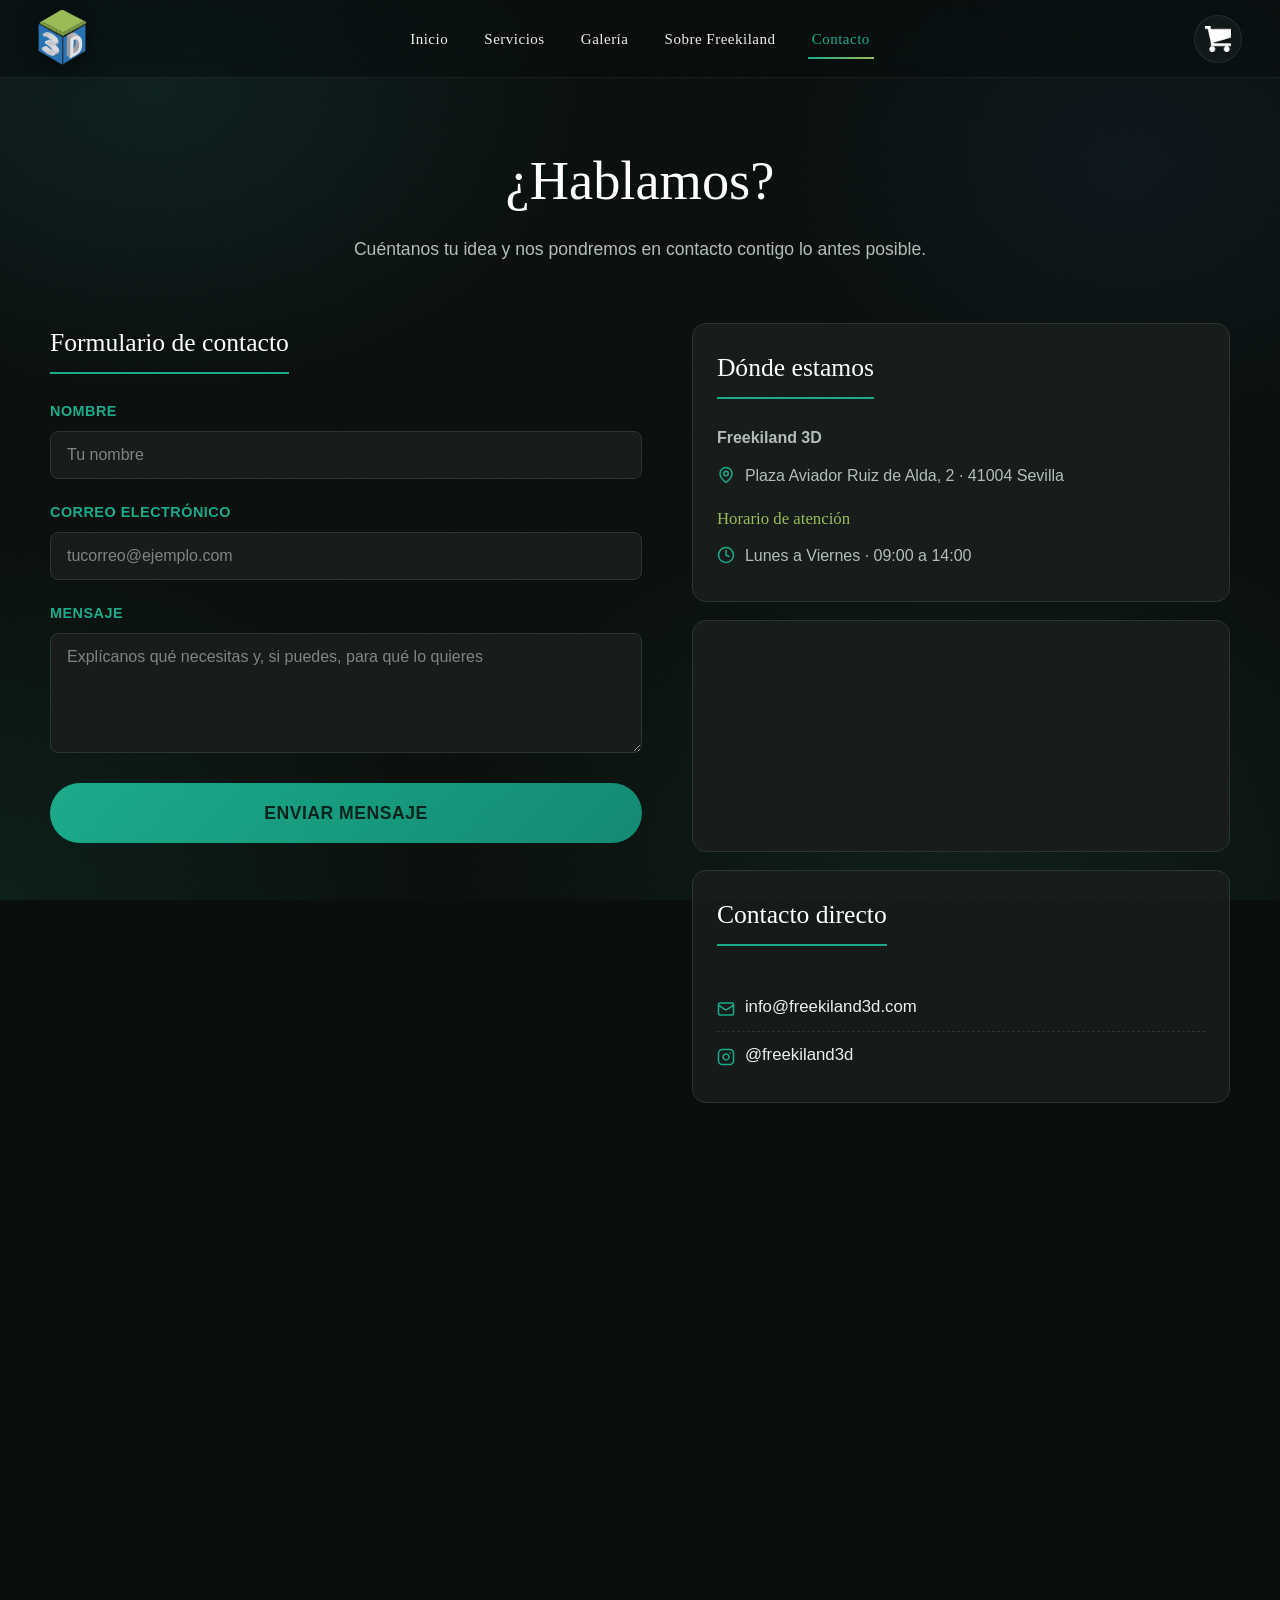
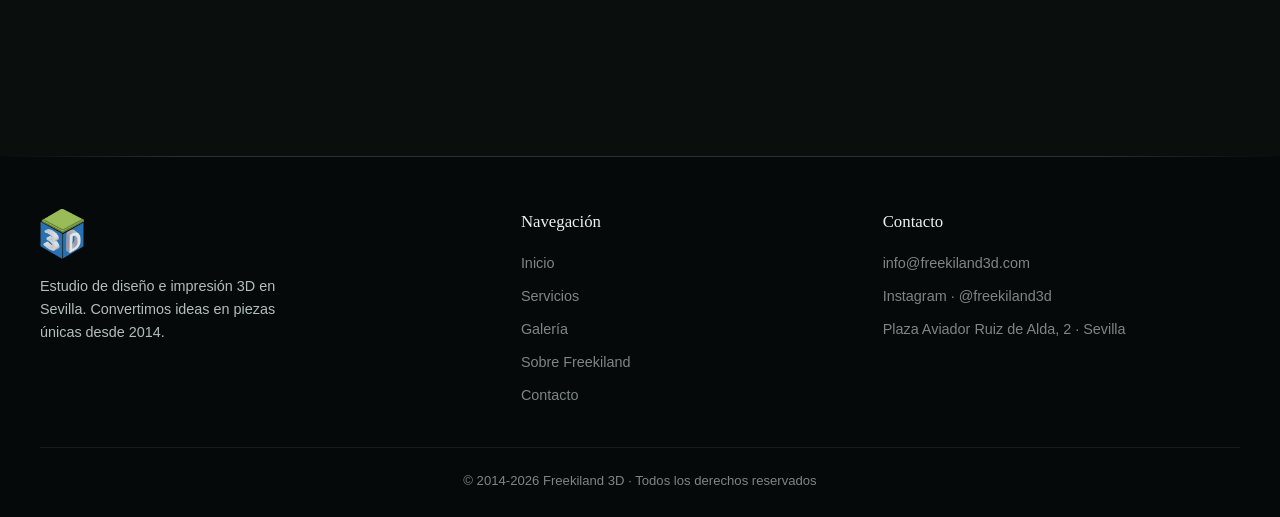
<file: contacto.html>
<!DOCTYPE html>
<html lang="es">
<head>
  <meta charset="UTF-8" />
  <meta http-equiv="Content-Security-Policy" content="default-src 'self'; script-src 'self'; style-src 'self' https://fonts.googleapis.com; font-src https://fonts.gstatic.com; img-src 'self' https: data:; frame-src https://www.google.com; connect-src 'self' https://api.web3forms.com; base-uri 'self'; form-action 'self'" />
  <meta http-equiv="X-Frame-Options" content="SAMEORIGIN" />
  <meta name="referrer" content="strict-origin-when-cross-origin" />
  <meta name="viewport" content="width=device-width, initial-scale=1.0" />
  <script src="vendor/js-detect.js"></script>
  <meta name="description" content="Contacta con Freekiland 3D · Estudio de impresión 3D en Sevilla." />
  <meta name="theme-color" content="#0a0f0d" />
  <!-- Al publicar, sustituye freekiland3d.com por tu dominio real -->
  <link rel="canonical" href="https://freekiland3d.com/contacto.html" />
  <!-- Open Graph -->
  <meta property="og:type" content="website" />
  <meta property="og:locale" content="es_ES" />
  <meta property="og:site_name" content="Freekiland 3D" />
  <meta property="og:url" content="https://freekiland3d.com/contacto.html" />
  <meta property="og:title" content="Contacto · Freekiland 3D" />
  <meta property="og:description" content="Cuéntanos tu idea: formulario, email, Instagram o visítanos en Sevilla." />
  <meta property="og:image" content="https://freekiland3d.com/imagenes/logo.png" />
  <meta name="twitter:card" content="summary_large_image" />
  <meta name="twitter:title" content="Contacto · Freekiland 3D" />
  <meta name="twitter:description" content="Cuéntanos tu idea: formulario, email, Instagram o visítanos en Sevilla." />
  <meta name="twitter:image" content="https://freekiland3d.com/imagenes/logo.png" />
  <title>Contacto · Freekiland 3D</title>
  <script type="application/ld+json">
  {
    "@context": "https://schema.org",
    "@type": "ContactPage",
    "name": "Contacto · Freekiland 3D",
    "url": "https://freekiland3d.com/contacto.html",
    "breadcrumb": {
      "@type": "BreadcrumbList",
      "itemListElement": [
        { "@type": "ListItem", "position": 1, "name": "Inicio", "item": "https://freekiland3d.com/index.html" },
        { "@type": "ListItem", "position": 2, "name": "Contacto", "item": "https://freekiland3d.com/contacto.html" }
      ]
    },
    "mainEntity": {
      "@type": "Store",
      "@id": "https://freekiland3d.com/#store",
      "name": "Freekiland 3D",
      "url": "https://freekiland3d.com/",
      "email": "info@freekiland3d.com",
      "image": "https://freekiland3d.com/imagenes/logo.png",
      "priceRange": "€€",
      "address": {
        "@type": "PostalAddress",
        "streetAddress": "Plaza Aviador Ruiz de Alda, 2",
        "addressLocality": "Sevilla",
        "postalCode": "41004",
        "addressCountry": "ES"
      },
      "openingHoursSpecification": [{
        "@type": "OpeningHoursSpecification",
        "dayOfWeek": ["Monday", "Tuesday", "Wednesday", "Thursday", "Friday"],
        "opens": "09:00",
        "closes": "14:00"
      }],
      "sameAs": ["https://instagram.com/freekiland3d"]
    }
  }
  </script>
  <link rel="icon" href="imagenes/logo.png" type="image/png" />
  <link rel="preconnect" href="https://fonts.googleapis.com" />
  <link rel="preconnect" href="https://fonts.gstatic.com" crossorigin />
  <link href="https://fonts.googleapis.com/css2?family=Vidaloka&family=Inter:wght@400;500;600;700;800&display=swap" rel="stylesheet" />
  <link rel="stylesheet" href="estilos.css" />
</head>
<body>
  <header class="header">
    <div class="seccion-logo">
      <img src="imagenes/logo.png" alt="Logo de Freekiland 3D" class="logo-img" />
    </div>

    <nav class="seccion-nav" id="menu-principal" aria-label="Menú principal">
      <a href="index.html">Inicio</a>
      <a href="servicios.html">Servicios</a>
      <a href="galeria.html">Galería</a>
      <a href="sobre-freekiland.html">Sobre Freekiland</a>
      <a href="contacto.html">Contacto</a>
    </nav>

    <div class="seccion-contacto">
      <button type="button" id="enlace-carrito" class="enlace-carrito" aria-label="Abrir carrito">
        <img src="imagenes/carrito.png" alt="" class="carrito-img" />
        <span id="contador-carrito" class="badge" aria-live="polite">0</span>
      </button>
      <button type="button" class="nav-toggle" aria-label="Abrir menú" aria-expanded="false" aria-controls="menu-principal">
        <span></span><span></span><span></span>
      </button>
    </div>
  </header>

  <div data-barba="wrapper">
  <main data-barba="container" data-barba-namespace="contacto">
    <section class="contacto-section" id="contacto">
      <div class="contenedor-contacto">

        <div class="contacto-header reveal">
          <h1 class="vidaloka-regular">¿Hablamos?</h1>
          <p class="subtitulo">Cuéntanos tu idea y nos pondremos en contacto contigo lo antes posible.</p>
        </div>

        <div class="grid-principal">
          <div class="columna-formulario reveal">
            <h3 class="vidaloka-regular">Formulario de contacto</h3>
            <form action="#" method="POST" data-fk-contacto novalidate>
              <div class="grupo-input">
                <label for="nombre">Nombre</label>
                <input type="text" id="nombre" name="nombre" placeholder="Tu nombre" autocomplete="name" required />
              </div>

              <div class="grupo-input">
                <label for="email">Correo electrónico</label>
                <input type="email" id="email" name="email" placeholder="tucorreo@ejemplo.com" autocomplete="email" required />
              </div>

              <div class="grupo-input">
                <label for="mensaje">Mensaje</label>
                <textarea id="mensaje" name="mensaje" rows="5" placeholder="Explícanos qué necesitas y, si puedes, para qué lo quieres" required></textarea>
              </div>

              <button type="submit" class="btn-contacto">Enviar mensaje</button>
            </form>
          </div>

          <div class="columna-info reveal delay-1">
            <div class="info-bloque">
              <h3 class="vidaloka-regular">Dónde estamos</h3>
              <p class="nombre-empresa">Freekiland 3D</p>
              <p class="info-linea">
                <svg class="icono-inline" viewBox="0 0 24 24" fill="none" stroke="currentColor" stroke-width="2" stroke-linecap="round" stroke-linejoin="round" aria-hidden="true"><path d="M20 10c0 6-8 12-8 12s-8-6-8-12a8 8 0 0 1 16 0Z"/><circle cx="12" cy="10" r="3"/></svg>
                Plaza Aviador Ruiz de Alda, 2 · 41004 Sevilla
              </p>

              <h4 class="vidaloka-regular">Horario de atención</h4>
              <p class="info-linea">
                <svg class="icono-inline" viewBox="0 0 24 24" fill="none" stroke="currentColor" stroke-width="2" stroke-linecap="round" stroke-linejoin="round" aria-hidden="true"><circle cx="12" cy="12" r="10"/><polyline points="12 6 12 12 16 14"/></svg>
                Lunes a Viernes · 09:00 a 14:00
              </p>
            </div>

            <div class="mapa-wrapper">
              <iframe
                src="https://www.google.com/maps?q=Plaza+Aviador+Ruiz+de+Alda,+2,+41004+Sevilla&output=embed"
                title="Ubicación de Freekiland 3D"
                allowfullscreen
                loading="lazy"
                referrerpolicy="no-referrer-when-downgrade"
                sandbox="allow-scripts allow-same-origin allow-popups"></iframe>
            </div>

            <div class="contacto-directo">
              <h3 class="vidaloka-regular">Contacto directo</h3>
              <ul>
                <li>
                  <svg class="icono-inline" viewBox="0 0 24 24" fill="none" stroke="currentColor" stroke-width="2" stroke-linecap="round" stroke-linejoin="round" aria-hidden="true"><rect width="20" height="16" x="2" y="4" rx="2"/><path d="m22 7-8.97 5.7a1.94 1.94 0 0 1-2.06 0L2 7"/></svg>
                  <a href="mailto:info@freekiland3d.com">info@freekiland3d.com</a>
                </li>
                <li>
                  <svg class="icono-inline" viewBox="0 0 24 24" fill="none" stroke="currentColor" stroke-width="2" stroke-linecap="round" stroke-linejoin="round" aria-hidden="true"><rect width="20" height="20" x="2" y="2" rx="5" ry="5"/><path d="M16 11.37A4 4 0 1 1 12.63 8 4 4 0 0 1 16 11.37z"/><line x1="17.5" x2="17.51" y1="6.5" y2="6.5"/></svg>
                  <a href="https://instagram.com/freekiland3d" target="_blank" rel="noopener noreferrer">@freekiland3d</a>
                </li>
              </ul>
            </div>
          </div>
        </div>

        <div class="como-trabajamos reveal">
          <h3 class="vidaloka-regular titulo-trabajo">Cómo trabajamos</h3>
          <div class="pasos-grid">
            <div class="paso">
              <div class="numero">1</div>
              <h4>Nos escribes o nos visitas</h4>
            </div>
            <div class="paso">
              <div class="numero">2</div>
              <h4>Te asesoramos</h4>
            </div>
            <div class="paso">
              <div class="numero">3</div>
              <h4>Presupuesto claro</h4>
            </div>
            <div class="paso">
              <div class="numero">4</div>
              <h4>Comenzamos tu proyecto</h4>
            </div>
          </div>
        </div>

        <div class="footer-mensaje reveal">
          <p>Puedes visitarnos en tienda o escribirnos sin compromiso.</p>
          <p class="resaltado">Estamos encantados de ayudarte a imprimir tus ideas.</p>
        </div>

      </div>
    </section>
  </main>
  </div>

  <footer class="footer">
    <div class="footer-grid">
      <div class="footer-marca">
        <img src="imagenes/logo.png" alt="" class="footer-logo" loading="lazy" />
        <p class="footer-tagline">Estudio de diseño e impresión 3D en Sevilla. Convertimos ideas en piezas únicas desde 2014.</p>
      </div>
      <nav class="footer-nav" aria-label="Enlaces del pie de página">
        <p class="footer-titulo">Navegación</p>
        <div class="footer-nav-links">
          <a href="index.html">Inicio</a>
          <a href="servicios.html">Servicios</a>
          <a href="galeria.html">Galería</a>
          <a href="sobre-freekiland.html">Sobre Freekiland</a>
          <a href="contacto.html">Contacto</a>
        </div>
      </nav>
      <div>
        <p class="footer-titulo">Contacto</p>
        <div class="footer-contacto">
          <a href="mailto:info@freekiland3d.com">info@freekiland3d.com</a>
          <a href="https://instagram.com/freekiland3d" target="_blank" rel="noopener noreferrer">Instagram · @freekiland3d</a>
          <span>Plaza Aviador Ruiz de Alda, 2 · Sevilla</span>
        </div>
      </div>
    </div>
    <p class="footer-copy">© 2014-2026 Freekiland 3D · Todos los derechos reservados</p>
  </footer>

  <!-- El modal del carrito lo inyecta carrito-app.js (evita duplicarlo en cada página) -->
  <!-- Barba.js local: transiciones SPA con fundido entre páginas (degrada a navegación normal si falla) -->
  <script src="vendor/barba.umd.js" defer></script>
  <script src="carrito-app.js" defer></script>
</body>
</html>
</file>
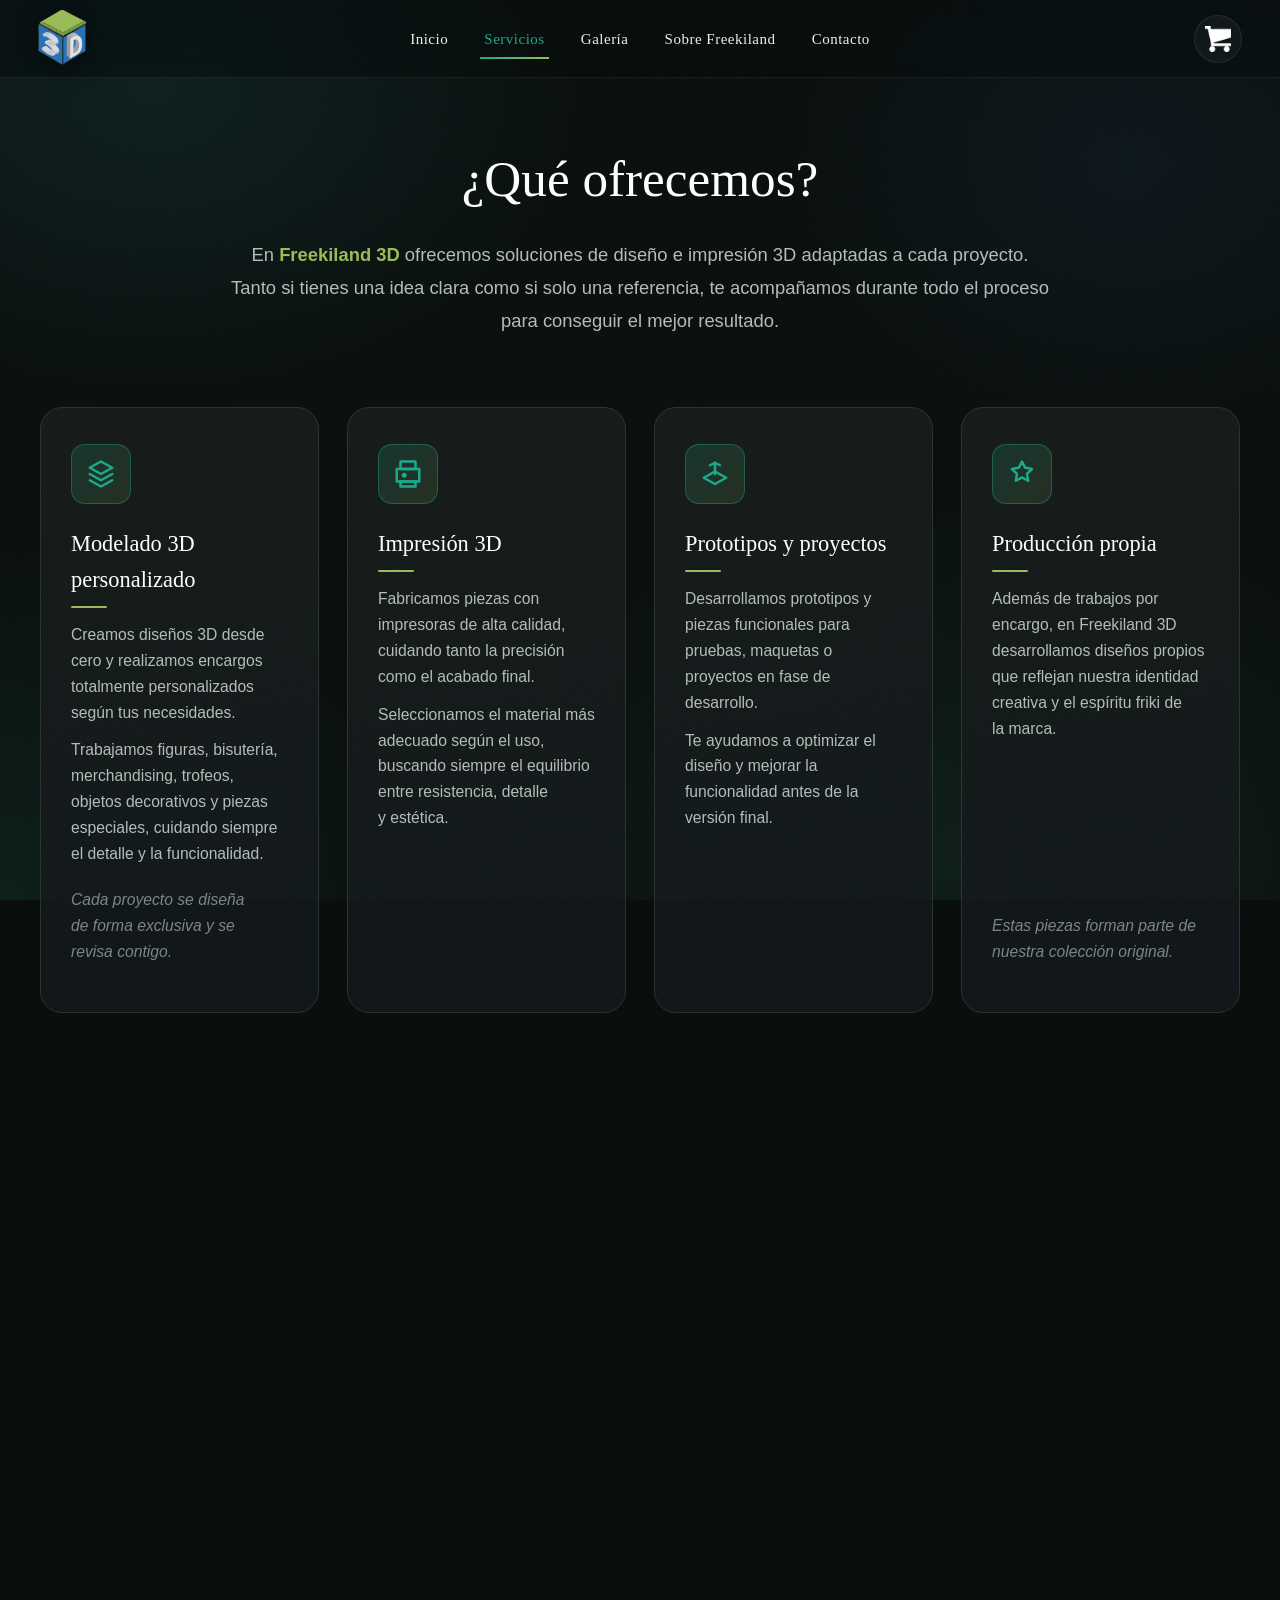
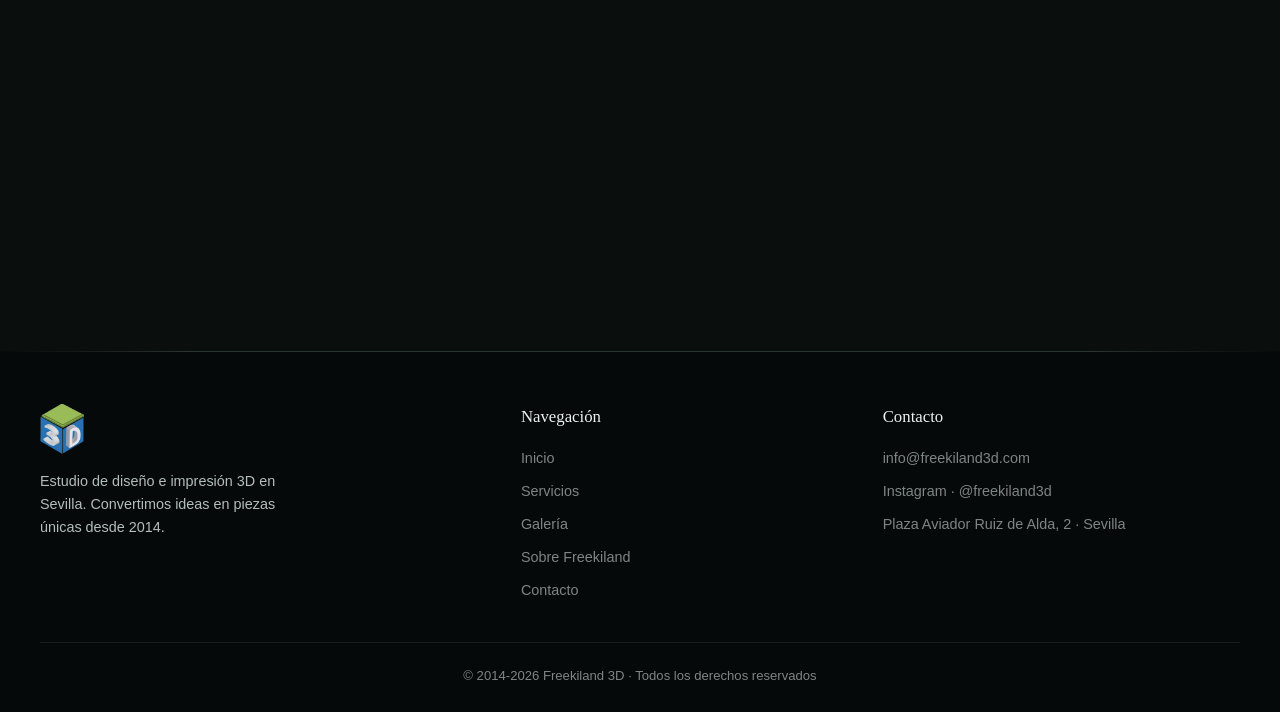
<file: servicios.html>
<!DOCTYPE html>
<html lang="es">
<head>
  <meta charset="UTF-8" />
  <meta http-equiv="Content-Security-Policy" content="default-src 'self'; script-src 'self'; style-src 'self' https://fonts.googleapis.com; font-src https://fonts.gstatic.com; img-src 'self' https: data:; frame-src https://www.google.com; connect-src 'self' https://api.web3forms.com; base-uri 'self'; form-action 'self'" />
  <meta http-equiv="X-Frame-Options" content="SAMEORIGIN" />
  <meta name="referrer" content="strict-origin-when-cross-origin" />
  <meta name="viewport" content="width=device-width, initial-scale=1.0" />
  <script src="vendor/js-detect.js"></script>
  <meta name="description" content="Servicios de Freekiland 3D · Modelado, impresión 3D, prototipos y producción propia." />
  <meta name="theme-color" content="#0a0f0d" />
  <!-- Al publicar, sustituye freekiland3d.com por tu dominio real -->
  <link rel="canonical" href="https://freekiland3d.com/servicios.html" />
  <!-- Open Graph -->
  <meta property="og:type" content="website" />
  <meta property="og:locale" content="es_ES" />
  <meta property="og:site_name" content="Freekiland 3D" />
  <meta property="og:url" content="https://freekiland3d.com/servicios.html" />
  <meta property="og:title" content="Servicios · Freekiland 3D" />
  <meta property="og:description" content="Modelado 3D personalizado, impresión 3D, prototipos y producción propia en Sevilla." />
  <meta property="og:image" content="https://freekiland3d.com/imagenes/logo.png" />
  <meta name="twitter:card" content="summary_large_image" />
  <meta name="twitter:title" content="Servicios · Freekiland 3D" />
  <meta name="twitter:description" content="Modelado 3D personalizado, impresión 3D, prototipos y producción propia en Sevilla." />
  <meta name="twitter:image" content="https://freekiland3d.com/imagenes/logo.png" />
  <title>Servicios · Freekiland 3D</title>
  <script type="application/ld+json">
  {
    "@context": "https://schema.org",
    "@graph": [
      {
        "@type": "BreadcrumbList",
        "itemListElement": [
          { "@type": "ListItem", "position": 1, "name": "Inicio", "item": "https://freekiland3d.com/index.html" },
          { "@type": "ListItem", "position": 2, "name": "Servicios", "item": "https://freekiland3d.com/servicios.html" }
        ]
      },
      {
        "@type": "Service",
        "serviceType": "Diseño e impresión 3D",
        "provider": { "@type": "Store", "name": "Freekiland 3D", "url": "https://freekiland3d.com/" },
        "areaServed": { "@type": "City", "name": "Sevilla" },
        "description": "Modelado 3D personalizado, impresión 3D, prototipos y producción propia.",
        "hasOfferCatalog": {
          "@type": "OfferCatalog",
          "name": "Servicios de Freekiland 3D",
          "itemListElement": [
            { "@type": "Offer", "itemOffered": { "@type": "Service", "name": "Modelado 3D personalizado" } },
            { "@type": "Offer", "itemOffered": { "@type": "Service", "name": "Impresión 3D" } },
            { "@type": "Offer", "itemOffered": { "@type": "Service", "name": "Prototipos y proyectos" } },
            { "@type": "Offer", "itemOffered": { "@type": "Service", "name": "Producción propia" } }
          ]
        }
      }
    ]
  }
  </script>
  <link rel="icon" href="imagenes/logo.png" type="image/png" />
  <link rel="preconnect" href="https://fonts.googleapis.com" />
  <link rel="preconnect" href="https://fonts.gstatic.com" crossorigin />
  <link href="https://fonts.googleapis.com/css2?family=Vidaloka&family=Inter:wght@400;500;600;700;800&display=swap" rel="stylesheet" />
  <link rel="stylesheet" href="estilos.css" />
</head>
<body>
  <header class="header">
    <div class="seccion-logo">
      <img src="imagenes/logo.png" alt="Logo de Freekiland 3D" class="logo-img" />
    </div>

    <nav class="seccion-nav" id="menu-principal" aria-label="Menú principal">
      <a href="index.html">Inicio</a>
      <a href="servicios.html">Servicios</a>
      <a href="galeria.html">Galería</a>
      <a href="sobre-freekiland.html">Sobre Freekiland</a>
      <a href="contacto.html">Contacto</a>
    </nav>

    <div class="seccion-contacto">
      <button type="button" id="enlace-carrito" class="enlace-carrito" aria-label="Abrir carrito">
        <img src="imagenes/carrito.png" alt="" class="carrito-img" />
        <span id="contador-carrito" class="badge" aria-live="polite">0</span>
      </button>
      <button type="button" class="nav-toggle" aria-label="Abrir menú" aria-expanded="false" aria-controls="menu-principal">
        <span></span><span></span><span></span>
      </button>
    </div>
  </header>

  <div data-barba="wrapper">
  <main data-barba="container" data-barba-namespace="servicios">
    <section class="servicios-section">
      <div class="contenedor-servicios">

        <div class="servicios-intro reveal">
          <h1 class="vidaloka-regular">¿Qué ofrecemos?</h1>
          <p class="intro-texto">
            En <span class="resaltado-verde">Freekiland 3D</span> ofrecemos soluciones de diseño e impresión 3D adaptadas a cada proyecto.
            Tanto si tienes una idea clara como si solo una referencia, te acompañamos durante todo el proceso para conseguir el mejor resultado.
          </p>
        </div>

        <div class="grid-servicios">
          <article class="tarjeta-servicio reveal">
            <span class="icono-servicio" aria-hidden="true">
              <svg viewBox="0 0 24 24" fill="none" stroke="currentColor" stroke-width="2" stroke-linecap="round" stroke-linejoin="round"><path d="M12 2 3 7l9 5 9-5-9-5z"/><path d="M3 17l9 5 9-5"/><path d="M3 12l9 5 9-5"/></svg>
            </span>
            <h3 class="vidaloka-regular">Modelado 3D personalizado</h3>
            <p>Creamos diseños 3D desde cero y realizamos encargos totalmente personalizados según tus necesidades.</p>
            <p>Trabajamos figuras, bisutería, merchandising, trofeos, objetos decorativos y piezas especiales, cuidando siempre el detalle y la funcionalidad.</p>
            <p class="nota-servicio">Cada proyecto se diseña de forma exclusiva y se revisa contigo.</p>
          </article>

          <article class="tarjeta-servicio reveal delay-1">
            <span class="icono-servicio" aria-hidden="true">
              <svg viewBox="0 0 24 24" fill="none" stroke="currentColor" stroke-width="2" stroke-linecap="round" stroke-linejoin="round"><polyline points="6 2 18 2 18 8 6 8 6 2"/><path d="M6 18h12v4H6z"/><path d="M3 8h18v10H3z"/><circle cx="9" cy="13" r="1"/></svg>
            </span>
            <h3 class="vidaloka-regular">Impresión 3D</h3>
            <p>Fabricamos piezas con impresoras de alta calidad, cuidando tanto la precisión como el acabado final.</p>
            <p>Seleccionamos el material más adecuado según el uso, buscando siempre el equilibrio entre resistencia, detalle y estética.</p>
          </article>

          <article class="tarjeta-servicio reveal delay-2">
            <span class="icono-servicio" aria-hidden="true">
              <svg viewBox="0 0 24 24" fill="none" stroke="currentColor" stroke-width="2" stroke-linecap="round" stroke-linejoin="round"><path d="M12 20l9-5-9-5-9 5 9 5z"/><path d="M12 12V3"/><path d="M8 5l4-2 4 2"/></svg>
            </span>
            <h3 class="vidaloka-regular">Prototipos y proyectos</h3>
            <p>Desarrollamos prototipos y piezas funcionales para pruebas, maquetas o proyectos en fase de desarrollo.</p>
            <p>Te ayudamos a optimizar el diseño y mejorar la funcionalidad antes de la versión final.</p>
          </article>

          <article class="tarjeta-servicio reveal delay-3">
            <span class="icono-servicio" aria-hidden="true">
              <svg viewBox="0 0 24 24" fill="none" stroke="currentColor" stroke-width="2" stroke-linecap="round" stroke-linejoin="round"><path d="M12 2l2.39 4.84L20 8l-4 3.9.94 5.5L12 14.77 7.06 17.4 8 11.9 4 8l5.61-1.16L12 2z"/></svg>
            </span>
            <h3 class="vidaloka-regular">Producción propia</h3>
            <p>Además de trabajos por encargo, en Freekiland 3D desarrollamos diseños propios que reflejan nuestra identidad creativa y el espíritu friki de la marca.</p>
            <p class="nota-servicio">Estas piezas forman parte de nuestra colección original.</p>
          </article>
        </div>

        <div class="proceso-trabajo reveal">
          <h2 class="vidaloka-regular titulo-centro">¿Cómo trabajamos?</h2>
          <div class="pasos-container">
            <div class="paso-item">
              <div class="numero-paso">1</div>
              <p>Nos cuentas tu idea</p>
            </div>
            <div class="paso-item">
              <div class="numero-paso">2</div>
              <p>Diseñamos el modelo 3D</p>
            </div>
            <div class="paso-item">
              <div class="numero-paso">3</div>
              <p>Revisamos contigo</p>
            </div>
            <div class="paso-item">
              <div class="numero-paso">4</div>
              <p>Imprimimos y damos acabados</p>
            </div>
            <div class="paso-item">
              <div class="numero-paso">5</div>
              <p>Entrega final</p>
            </div>
          </div>
        </div>

        <div class="cta-banner reveal">
          <h2 class="vidaloka-regular">¿Empezamos tu proyecto?</h2>
          <p>Cuéntanos qué tienes en mente y te asesoramos sin compromiso.</p>
          <a href="contacto.html" class="boton-cta">Contactar ahora</a>
        </div>

      </div>
    </section>
  </main>
  </div>

  <footer class="footer">
    <div class="footer-grid">
      <div class="footer-marca">
        <img src="imagenes/logo.png" alt="" class="footer-logo" loading="lazy" />
        <p class="footer-tagline">Estudio de diseño e impresión 3D en Sevilla. Convertimos ideas en piezas únicas desde 2014.</p>
      </div>
      <nav class="footer-nav" aria-label="Enlaces del pie de página">
        <p class="footer-titulo">Navegación</p>
        <div class="footer-nav-links">
          <a href="index.html">Inicio</a>
          <a href="servicios.html">Servicios</a>
          <a href="galeria.html">Galería</a>
          <a href="sobre-freekiland.html">Sobre Freekiland</a>
          <a href="contacto.html">Contacto</a>
        </div>
      </nav>
      <div>
        <p class="footer-titulo">Contacto</p>
        <div class="footer-contacto">
          <a href="mailto:info@freekiland3d.com">info@freekiland3d.com</a>
          <a href="https://instagram.com/freekiland3d" target="_blank" rel="noopener noreferrer">Instagram · @freekiland3d</a>
          <span>Plaza Aviador Ruiz de Alda, 2 · Sevilla</span>
        </div>
      </div>
    </div>
    <p class="footer-copy">© 2014-2026 Freekiland 3D · Todos los derechos reservados</p>
  </footer>

  <!-- El modal del carrito lo inyecta carrito-app.js (evita duplicarlo en cada página) -->
  <!-- Barba.js local: transiciones SPA con fundido entre páginas (degrada a navegación normal si falla) -->
  <script src="vendor/barba.umd.js" defer></script>
  <script src="carrito-app.js" defer></script>
</body>
</html>
</file>
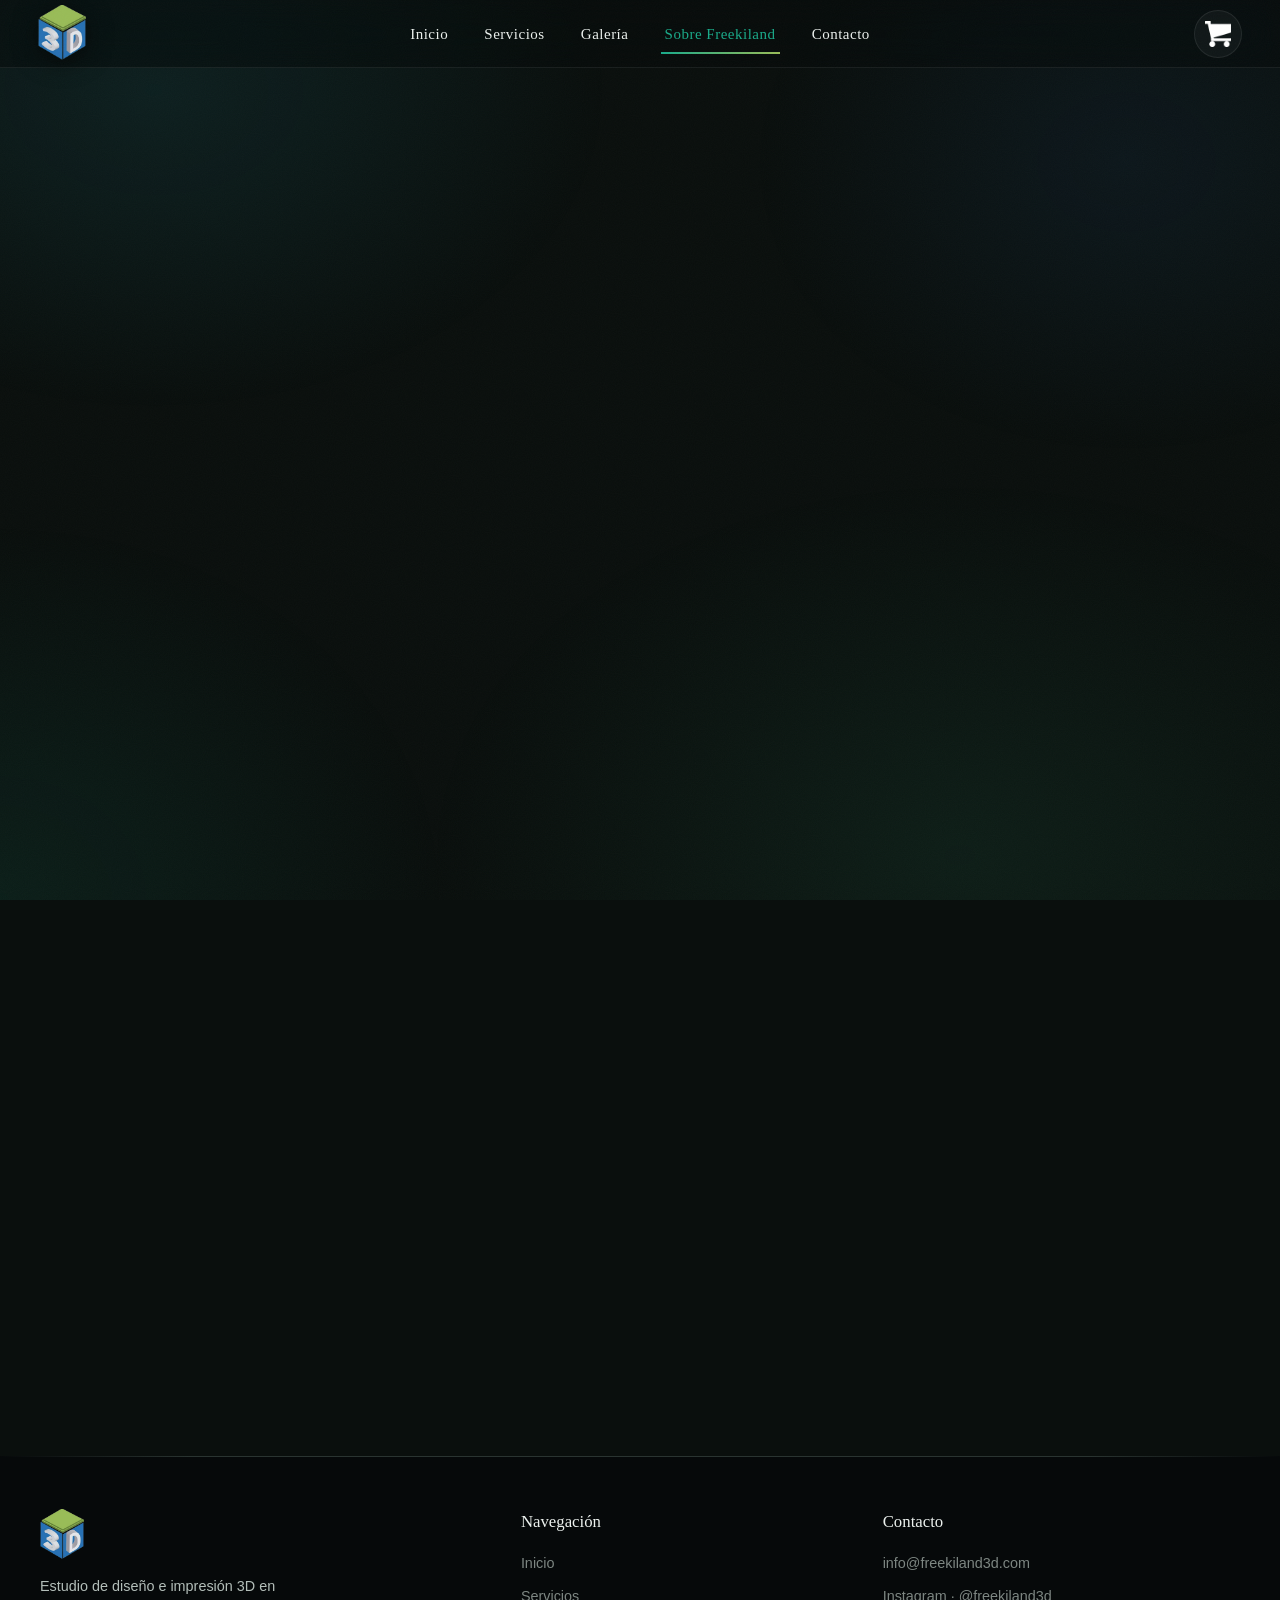
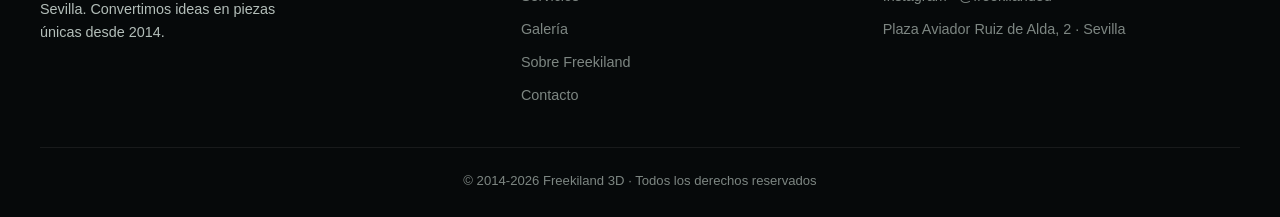
<file: sobre-freekiland.html>
<!DOCTYPE html>
<html lang="es">
<head>
  <meta charset="UTF-8" />
  <meta http-equiv="Content-Security-Policy" content="default-src 'self'; script-src 'self'; style-src 'self' https://fonts.googleapis.com; font-src https://fonts.gstatic.com; img-src 'self' https: data:; frame-src https://www.google.com; connect-src 'self' https://api.web3forms.com; base-uri 'self'; form-action 'self'" />
  <meta http-equiv="X-Frame-Options" content="SAMEORIGIN" />
  <meta name="referrer" content="strict-origin-when-cross-origin" />
  <meta name="viewport" content="width=device-width, initial-scale=1.0" />
  <script src="vendor/js-detect.js"></script>
  <meta name="description" content="Sobre Freekiland 3D · Estudio de impresión 3D fundado en Sevilla en 2014." />
  <meta name="theme-color" content="#0a0f0d" />
  <!-- Al publicar, sustituye freekiland3d.com por tu dominio real -->
  <link rel="canonical" href="https://freekiland3d.com/sobre-freekiland.html" />
  <!-- Open Graph -->
  <meta property="og:type" content="website" />
  <meta property="og:locale" content="es_ES" />
  <meta property="og:site_name" content="Freekiland 3D" />
  <meta property="og:url" content="https://freekiland3d.com/sobre-freekiland.html" />
  <meta property="og:title" content="Sobre Freekiland · Freekiland 3D" />
  <meta property="og:description" content="Conoce al equipo de Freekiland 3D, estudio de impresión 3D fundado en Sevilla en 2014." />
  <meta property="og:image" content="https://freekiland3d.com/imagenes/logo.png" />
  <meta name="twitter:card" content="summary_large_image" />
  <meta name="twitter:title" content="Sobre Freekiland · Freekiland 3D" />
  <meta name="twitter:description" content="Conoce al equipo de Freekiland 3D, estudio de impresión 3D fundado en Sevilla en 2014." />
  <meta name="twitter:image" content="https://freekiland3d.com/imagenes/logo.png" />
  <title>Sobre Freekiland · Freekiland 3D</title>
  <script type="application/ld+json">
  {
    "@context": "https://schema.org",
    "@type": "AboutPage",
    "name": "Sobre Freekiland 3D",
    "url": "https://freekiland3d.com/sobre-freekiland.html",
    "mainEntity": { "@type": "Store", "@id": "https://freekiland3d.com/#store", "name": "Freekiland 3D" },
    "breadcrumb": {
      "@type": "BreadcrumbList",
      "itemListElement": [
        { "@type": "ListItem", "position": 1, "name": "Inicio", "item": "https://freekiland3d.com/index.html" },
        { "@type": "ListItem", "position": 2, "name": "Sobre Freekiland", "item": "https://freekiland3d.com/sobre-freekiland.html" }
      ]
    }
  }
  </script>
  <link rel="icon" href="imagenes/logo.png" type="image/png" />
  <link rel="preconnect" href="https://fonts.googleapis.com" />
  <link rel="preconnect" href="https://fonts.gstatic.com" crossorigin />
  <link href="https://fonts.googleapis.com/css2?family=Vidaloka&family=Inter:wght@400;500;600;700;800&display=swap" rel="stylesheet" />
  <link rel="stylesheet" href="estilos.css" />
</head>
<body>
  <header class="header">
    <div class="seccion-logo">
      <img src="imagenes/logo.png" alt="Logo de Freekiland 3D" class="logo-img" />
    </div>

    <nav class="seccion-nav" id="menu-principal" aria-label="Menú principal">
      <a href="index.html">Inicio</a>
      <a href="servicios.html">Servicios</a>
      <a href="galeria.html">Galería</a>
      <a href="sobre-freekiland.html">Sobre Freekiland</a>
      <a href="contacto.html">Contacto</a>
    </nav>

    <div class="seccion-contacto">
      <button type="button" id="enlace-carrito" class="enlace-carrito" aria-label="Abrir carrito">
        <img src="imagenes/carrito.png" alt="" class="carrito-img" />
        <span id="contador-carrito" class="badge" aria-live="polite">0</span>
      </button>
      <button type="button" class="nav-toggle" aria-label="Abrir menú" aria-expanded="false" aria-controls="menu-principal">
        <span></span><span></span><span></span>
      </button>
    </div>
  </header>

  <div data-barba="wrapper">
  <main data-barba="container" data-barba-namespace="sobre">
    <section class="sobre-nosotros-section">
      <div class="contenedor-sobre">

        <div class="intro-bloque reveal">
          <h1 class="vidaloka-regular titulo-grande">¿Quiénes somos?</h1>
          <p class="texto-destacado">
            <span class="verde-freeki">Freekiland 3D</span> es una empresa de impresión 3D fundada en 2014 en Sevilla.
          </p>
          <p>
            Desde nuestros inicios trabajamos como un estudio cercano y especializado, combinando creatividad y tecnología
            para transformar ideas en objetos reales. Cada proyecto es único, cada cliente importa.
          </p>
        </div>

        <div class="filosofia-box reveal">
          <h3 class="vidaloka-regular">Nuestra filosofía</h3>
          <p>
            A lo largo de los años hemos apostado por un <strong>incremento consciente</strong>,
            manteniendo un trato directo con cada cliente y cuidando cada proyecto como si fuera el único,
            independientemente de su tamaño.
          </p>
        </div>

        <div class="equipo-container">
          <h2 class="vidaloka-regular titulo-equipo reveal">El equipo de Freekiland 3D</h2>

          <div class="grid-equipo">
            <article class="tarjeta-equipo reveal">
              <div class="avatar-container">
                <img src="imagenes/EDUARDO.png" alt="Eduardo de Balle" class="avatar-img" width="110" height="110" loading="lazy" decoding="async" />
              </div>
              <h3 class="nombre">Eduardo de Balle</h3>
              <p class="cargo">CEO</p>
              <div class="linea-separadora"></div>
              <p class="descripcion-equipo">
                Fundador y director de Freekiland 3D. Apasionado del diseño y la tecnología,
                lidera el equipo con una visión clara y un compromiso firme con la calidad y la innovación.
              </p>
            </article>

            <article class="tarjeta-equipo reveal delay-1">
              <div class="avatar-container">
                <img src="imagenes/SERGIO.png" alt="Sergio Tassani" class="avatar-img" width="110" height="110" loading="lazy" decoding="async" />
              </div>
              <h3 class="nombre">Sergio Tassani</h3>
              <p class="cargo">CTO</p>
              <div class="linea-separadora"></div>
              <p class="descripcion-equipo">
                Responsable de la tecnología y los procesos de impresión 3D. Su experiencia técnica
                garantiza que cada proyecto se realice con la máxima precisión y eficiencia.
              </p>
            </article>

            <article class="tarjeta-equipo reveal delay-2">
              <div class="avatar-container">
                <img src="imagenes/JORGE.jpg" alt="Jorge Fernández" class="avatar-img" width="110" height="110" loading="lazy" decoding="async" />
              </div>
              <h3 class="nombre">Jorge Fernández</h3>
              <p class="cargo">Diseñador 3D · Jefe de Producción</p>
              <div class="linea-separadora"></div>
              <p class="descripcion-equipo">
                Da vida a las ideas de Freekiland fabricando cada pieza mediante impresión 3D
                y mimando cada detalle del postprocesado para que el resultado sea preciso y espectacular.
              </p>
            </article>

            <article class="tarjeta-equipo reveal delay-3">
              <div class="avatar-container">
                <img src="imagenes/SOFIA.png" alt="Sofía Hernández" class="avatar-img" width="110" height="110" loading="lazy" decoding="async" />
              </div>
              <h3 class="nombre">Sofía Hernández</h3>
              <p class="cargo">Diseñadora 3D · Renders</p>
              <div class="linea-separadora"></div>
              <p class="descripcion-equipo">
                Encargada de la creación de modelos 3D optimizados para la fabricación
                y de visualizaciones realistas para mostrar los proyectos.
              </p>
            </article>
          </div>
        </div>

      </div>
    </section>
  </main>
  </div>

  <footer class="footer">
    <div class="footer-grid">
      <div class="footer-marca">
        <img src="imagenes/logo.png" alt="" class="footer-logo" loading="lazy" />
        <p class="footer-tagline">Estudio de diseño e impresión 3D en Sevilla. Convertimos ideas en piezas únicas desde 2014.</p>
      </div>
      <nav class="footer-nav" aria-label="Enlaces del pie de página">
        <p class="footer-titulo">Navegación</p>
        <div class="footer-nav-links">
          <a href="index.html">Inicio</a>
          <a href="servicios.html">Servicios</a>
          <a href="galeria.html">Galería</a>
          <a href="sobre-freekiland.html">Sobre Freekiland</a>
          <a href="contacto.html">Contacto</a>
        </div>
      </nav>
      <div>
        <p class="footer-titulo">Contacto</p>
        <div class="footer-contacto">
          <a href="mailto:info@freekiland3d.com">info@freekiland3d.com</a>
          <a href="https://instagram.com/freekiland3d" target="_blank" rel="noopener noreferrer">Instagram · @freekiland3d</a>
          <span>Plaza Aviador Ruiz de Alda, 2 · Sevilla</span>
        </div>
      </div>
    </div>
    <p class="footer-copy">© 2014-2026 Freekiland 3D · Todos los derechos reservados</p>
  </footer>

  <!-- El modal del carrito lo inyecta carrito-app.js (evita duplicarlo en cada página) -->
  <!-- Barba.js local: transiciones SPA con fundido entre páginas (degrada a navegación normal si falla) -->
  <script src="vendor/barba.umd.js" defer></script>
  <script src="carrito-app.js" defer></script>
</body>
</html>
</file>
<file: estilos.css>
/* =====================================================
   1. TOKENS · VARIABLES DE DISEÑO
===================================================== */
:root {
  /* Superficies */
  --c-bg-0: #06090a;
  --c-bg-1: #0a0f0d;
  --c-bg-2: #11171a;
  --c-surface: #161b19;
  --c-surface-2: #1a221f;
  --c-surface-3: #28342f;
  --c-line: #2a3431;
  --c-line-soft: rgba(255, 255, 255, 0.07);

  /* Texto */
  --c-text: #ecf1ee;
  --c-text-soft: #b3beb9;
  --c-text-mute: #7d8682;
  --c-on-accent: #04231b; /* tinta sobre fondos teal/lima: 7:1, antes blanco con 2.9:1 */

  /* Acentos */
  --c-accent: #1aab8a;
  --c-accent-deep: #128a72;
  --c-accent-2: #99bc58;
  --c-accent-3: #2b71b8;
  --c-accent-3-dim: rgba(43, 113, 184, 0.08);
  --c-danger: #ff5660;

  /* Aurora — recalibrada a la familia de marca (teal/menta/azul).
     Antes era arcoíris (cian+magenta+oro): 4 acentos compitiendo entre sí */
  --aurora-1: #2cb6c9;
  --aurora-2: #45e0a2;
  --aurora-3: #1aab8a;
  --aurora-4: #2b71b8;

  /* Semánticos (desacoplados de la paleta decorativa) */
  --c-warning: #ffc640;

  /* Tipografía */
  --ff-display: "Vidaloka", "Playfair Display", Georgia, serif;
  --ff-body: "Inter", "Segoe UI", -apple-system, BlinkMacSystemFont, Arial, sans-serif;

  /* Radios */
  --r-sm: 8px;
  --r-md: 14px;
  --r-lg: 22px;
  --r-xl: 32px;

  /* Sombras */
  --sh-sm: 0 4px 14px rgba(0, 0, 0, 0.3);
  --sh-md: 0 12px 32px rgba(0, 0, 0, 0.45);
  --sh-lg: 0 30px 70px rgba(0, 0, 0, 0.6);
  --sh-glow: 0 0 32px rgba(26, 171, 138, 0.4);
  --sh-glow-soft: 0 10px 30px rgba(26, 171, 138, 0.18);

  /* Animación */
  --t-fast: 0.18s;
  --t-med: 0.35s;
  --t-slow: 0.6s;
  --t-press: 0.11s; /* feedback de pulsación: debe sentirse inmediato */
  --ease: cubic-bezier(0.22, 1, 0.36, 1);          /* ease-out fuerte (entradas/UI) */
  --ease-in-out: cubic-bezier(0.77, 0, 0.175, 1);  /* morfeos en pantalla */
  --ease-drawer: cubic-bezier(0.32, 0.72, 0, 1);   /* curva tipo iOS para el panel lateral */

  /* Layout */
  --header-h: 78px;
  --container: 1240px;

  /* Capas (z-index centralizados) */
  --z-header: 1000;
  --z-modal: 9000;
  --z-toast: 9500;
  --z-confirm: 9600;
}

/* =====================================================
   2. RESET BASE
===================================================== */
*, *::before, *::after { box-sizing: border-box; margin: 0; padding: 0; }
html {
  -webkit-text-size-adjust: 100%;
  scroll-behavior: smooth;
  scroll-padding-top: calc(var(--header-h) + 16px); /* los anclajes no quedan bajo el header fijo */
}
html, body { min-height: 100%; }

/* Tipografía con mejor reparto de líneas (no afecta a navegadores antiguos) */
h1, h2, h3 { text-wrap: balance; }
p { text-wrap: pretty; }

body {
  font-family: var(--ff-body);
  background: var(--c-bg-1);
  color: var(--c-text);
  line-height: 1.6;
  display: flex;
  flex-direction: column;
  min-height: 100vh;
  min-height: 100dvh; /* en móvil ignora el salto de la barra del navegador */
  overflow-x: hidden;
  -webkit-font-smoothing: antialiased;
  -moz-osx-font-smoothing: grayscale;
}
body.no-scroll { overflow: hidden; }
body { accent-color: var(--c-accent); }
img { display: block; max-width: 100%; height: auto; }
button { font: inherit; cursor: pointer; }
a { color: inherit; }

/* Scrollbar acorde al tema */
::-webkit-scrollbar { width: 10px; }
::-webkit-scrollbar-track { background: var(--c-bg-0); }
::-webkit-scrollbar-thumb {
  background: var(--c-surface-3);
  border-radius: 5px;
  border: 2px solid var(--c-bg-0);
}
::-webkit-scrollbar-thumb:hover { background: var(--c-accent); }
::selection { background: var(--c-accent); color: #03110d; }

/* Foco visible para navegación con teclado (no afecta al ratón) */
:focus-visible {
  outline: 2px solid var(--c-accent);
  outline-offset: 3px;
  border-radius: 2px;
}

/* Aurora ambiental persistente */
body::before {
  content: "";
  position: fixed; inset: 0;
  background:
    radial-gradient(55% 55% at 12% 10%, rgba(44, 182, 201, 0.10), transparent 65%),
    radial-gradient(45% 50% at 88% 18%, rgba(43, 113, 184, 0.09), transparent 65%),
    radial-gradient(60% 60% at 75% 95%, rgba(69, 224, 162, 0.07), transparent 70%),
    radial-gradient(50% 60% at 0% 100%, rgba(26, 171, 138, 0.10), transparent 70%);
  pointer-events: none;
  z-index: -2;
  animation: aurora-drift 22s ease-in-out infinite alternate;
}

/* Grano sutil sobre toda la página: quita el aspecto "plano digital" de los
   fondos oscuros. Capa fija sin eventos, coste GPU casi nulo */
body::after {
  content: "";
  position: fixed; inset: 0;
  z-index: 2000;
  pointer-events: none;
  opacity: 0.027;
  background-image: url("data:image/svg+xml,%3Csvg viewBox='0 0 200 200' xmlns='http://www.w3.org/2000/svg'%3E%3Cfilter id='n'%3E%3CfeTurbulence type='fractalNoise' baseFrequency='0.85' numOctaves='2' stitchTiles='stitch'/%3E%3C/filter%3E%3Crect width='100%25' height='100%25' filter='url(%23n)'/%3E%3C/svg%3E");
  background-size: 180px 180px;
}
@keyframes aurora-drift {
  0%   { transform: translate3d(0, 0, 0) scale(1); }
  100% { transform: translate3d(-3%, 2%, 0) scale(1.05); }
}

main { flex: 1 0 auto; position: relative; z-index: 1; }
.vidaloka-regular { font-family: var(--ff-display); font-weight: 400; }

/* Barba.js · durante la transición el contenedor saliente se posiciona absoluto
   sobre el entrante; el wrapper relativo lo contiene y evita el salto de layout */
[data-barba="wrapper"] { position: relative; }

/* Util · scroll reveal — solo se oculta si JS está activo (clase .js en <html>);
   sin JS, todo el contenido queda visible en lugar de en negro */
.js .reveal { opacity: 0; transform: translateY(40px); transition: opacity 0.8s var(--ease), transform 0.8s var(--ease); }
.js .reveal.revealed { opacity: 1; transform: none; }
.reveal.delay-1 { transition-delay: 0.12s; }
.reveal.delay-2 { transition-delay: 0.24s; }
.reveal.delay-3 { transition-delay: 0.36s; }
.reveal.delay-4 { transition-delay: 0.48s; }

/* =====================================================
   3. HEADER · NAVEGACIÓN
===================================================== */
.header {
  position: fixed;
  top: 0; left: 0; right: 0;
  height: var(--header-h);
  display: flex; align-items: center;
  padding: 0 clamp(16px, 3vw, 40px);
  z-index: var(--z-header);
  background: rgba(8, 12, 11, 0.55);
  backdrop-filter: blur(18px) saturate(140%);
  -webkit-backdrop-filter: blur(18px) saturate(140%);
  border-bottom: 1px solid var(--c-line-soft);
  transition: background var(--t-med) var(--ease), border-color var(--t-med) var(--ease), height var(--t-med) var(--ease);
}
.header.scrolled {
  background: rgba(6, 9, 8, 0.88);
  border-bottom-color: rgba(26, 171, 138, 0.25);
  box-shadow: 0 8px 24px rgba(0, 0, 0, 0.45);
}
.seccion-logo { display: flex; align-items: center; }
.logo-img {
  width: 48px; height: auto;
  filter: drop-shadow(0 4px 12px rgba(0, 0, 0, 0.6));
  transition: transform var(--t-med) var(--ease);
}
.logo-img:hover { transform: rotate(-6deg) scale(1.08); }

.seccion-nav {
  flex: 1;
  display: flex; align-items: center; justify-content: center;
  gap: clamp(12px, 2.2vw, 36px);
}
.seccion-nav a {
  position: relative;
  font-family: var(--ff-display);
  font-size: clamp(15px, 1.15vw, 18px);
  letter-spacing: 0.5px;
  color: var(--c-text);
  text-decoration: none;
  padding: 8px 4px;
  transition: color var(--t-med) var(--ease);
}
.seccion-nav a::after {
  content: "";
  position: absolute; left: 0; bottom: 0;
  width: 100%; height: 2px;
  background: linear-gradient(90deg, var(--c-accent), var(--c-accent-2));
  transform: scaleX(0); transform-origin: left;
  transition: transform var(--t-med) var(--ease);
}
.seccion-nav a:hover, .seccion-nav a.active { color: var(--c-accent); }
.seccion-nav a:hover::after, .seccion-nav a.active::after { transform: scaleX(1); }

.seccion-contacto { display: flex; align-items: center; gap: 10px; }
.enlace-carrito {
  position: relative;
  display: inline-flex; align-items: center; justify-content: center;
  width: 48px; height: 48px;
  padding: 0;
  border-radius: 50%;
  background: rgba(255, 255, 255, 0.04);
  border: 1px solid rgba(255, 255, 255, 0.08);
  text-decoration: none;
  transition: background var(--t-med) var(--ease), border-color var(--t-med) var(--ease), transform var(--t-med) var(--ease);
}
.enlace-carrito:hover {
  background: rgba(26, 171, 138, 0.14);
  border-color: var(--c-accent);
  transform: translateY(-2px);
}
.carrito-img { width: 26px; height: auto; }

.badge {
  position: absolute; top: -4px; right: -4px;
  min-width: 22px; height: 22px;
  padding: 0 6px;
  border-radius: 999px;
  background: linear-gradient(135deg, var(--c-accent), var(--c-accent-2));
  color: var(--c-on-accent);
  font-family: var(--ff-body);
  font-weight: 800; font-size: 11px;
  display: inline-flex; align-items: center; justify-content: center;
  box-shadow: 0 4px 14px rgba(26, 171, 138, 0.5);
  transform: scale(0.5);
  opacity: 0;
  transition: transform 0.2s var(--ease), opacity 0.2s var(--ease);
}
.badge.badge-visible { transform: scale(1); opacity: 1; }
.badge.bump { animation: bump 0.4s var(--ease); }
@keyframes bump {
  0%   { transform: scale(1); }
  50%  { transform: scale(1.45); }
  100% { transform: scale(1); }
}

.nav-toggle {
  display: none;
  width: 44px; height: 44px;
  background: transparent; border: none;
  padding: 8px;
  z-index: calc(var(--z-header) + 1);
}
.nav-toggle span {
  display: block; width: 28px; height: 2px;
  background: var(--c-text);
  margin: 6px auto;
  border-radius: 2px;
  transition: transform var(--t-med) var(--ease), opacity var(--t-med) var(--ease);
}
.nav-toggle.open span:nth-child(1) { transform: translateY(8px) rotate(45deg); }
.nav-toggle.open span:nth-child(2) { opacity: 0; }
.nav-toggle.open span:nth-child(3) { transform: translateY(-8px) rotate(-45deg); }

@media (max-width: 960px) {
  .nav-toggle { display: block; }
  .seccion-nav {
    position: fixed;
    top: var(--header-h);
    left: 0; right: 0;
    flex-direction: column;
    background: rgba(8, 12, 11, 0.97);
    backdrop-filter: blur(20px);
    padding: 30px 20px 40px;
    gap: 14px;
    transition: transform var(--t-med) var(--ease);
    border-bottom: 1px solid var(--c-line);
    box-shadow: 0 20px 40px rgba(0, 0, 0, 0.6);
  }
  /* el menú solo se oculta si JS puede abrirlo; sin JS queda desplegado */
  .js .seccion-nav { transform: translateY(-120%); }
  .js .seccion-nav.open { transform: translateY(0); }
  .seccion-nav a { font-size: 22px; padding: 12px 0; }
}

@media (max-width: 480px) {
  :root { --header-h: 68px; }
  .logo-img { width: 40px; }
}

/* =====================================================
   4. FOOTER
===================================================== */
.footer {
  background: var(--c-bg-0);
  border-top: 1px solid transparent;
  border-image: linear-gradient(90deg, transparent, var(--c-line) 15%, var(--c-line) 85%, transparent) 1;
  padding: 52px clamp(20px, 4vw, 40px) 26px;
  color: var(--c-text-mute);
  font-size: 0.9rem;
  width: 100%;
  margin-top: auto;
  position: relative; z-index: 2;
}
.footer-grid {
  max-width: var(--container);
  margin: 0 auto 40px;
  display: grid;
  grid-template-columns: 1.4fr 1fr 1.2fr;
  gap: clamp(28px, 5vw, 64px);
  align-items: start;
  text-align: left;
}
.footer-logo { width: 44px; margin-bottom: 14px; }
.footer-tagline {
  color: var(--c-text-soft);
  line-height: 1.6;
  max-width: 32ch;
}
.footer-titulo {
  font-family: var(--ff-display);
  font-size: 1.05rem;
  color: var(--c-text);
  margin-bottom: 16px;
}
.footer-nav-links, .footer-contacto {
  display: flex;
  flex-direction: column;
  gap: 10px;
}
.footer-nav-links a, .footer-contacto a {
  color: var(--c-text-mute);
  text-decoration: none;
  width: fit-content;
  transition: color var(--t-fast) var(--ease);
}
.footer-nav-links a:hover, .footer-contacto a:hover { color: var(--c-accent); }
.footer-contacto span { color: var(--c-text-mute); }
.footer-copy {
  max-width: var(--container);
  margin: 0 auto;
  padding-top: 22px;
  border-top: 1px solid var(--c-line-soft);
  text-align: center;
  font-size: 0.82rem;
}
@media (max-width: 768px) {
  .footer-grid { grid-template-columns: 1fr; gap: 32px; }
}

/* =====================================================
   5. BOTONES
===================================================== */
.boton-primario, .boton-cta {
  position: relative;
  display: inline-flex; align-items: center; justify-content: center; gap: 10px;
  padding: 14px 32px;
  font-family: var(--ff-body);
  font-size: 1rem; font-weight: 700; letter-spacing: 0.5px;
  color: var(--c-on-accent);
  background: linear-gradient(135deg, var(--c-accent), var(--c-accent-deep));
  border: none; border-radius: 999px;
  text-decoration: none;
  overflow: hidden;
  isolation: isolate;
  box-shadow: var(--sh-glow-soft), inset 0 0 0 1px rgba(255, 255, 255, 0.1);
  transition: transform var(--t-med) var(--ease), box-shadow var(--t-med) var(--ease);
}
/* destello que recorre el botón al pasar el ratón */
.boton-primario::before, .boton-cta::before {
  content: "";
  position: absolute; top: 0; bottom: 0; left: 0; width: 45%;
  background: linear-gradient(105deg, transparent, rgba(255, 255, 255, 0.35), transparent);
  transform: translateX(-160%) skewX(-18deg);
  transition: transform 0.7s var(--ease);
  pointer-events: none;
}
.boton-primario:hover::before, .boton-cta:hover::before { transform: translateX(320%) skewX(-18deg); }
.boton-primario::after, .boton-cta::after {
  content: ""; position: absolute; inset: 0;
  background: linear-gradient(135deg, var(--c-accent-2), var(--c-accent));
  opacity: 0;
  transition: opacity var(--t-med) var(--ease);
  z-index: -1;
}
.boton-primario:hover, .boton-cta:hover {
  transform: translateY(-3px);
  box-shadow: var(--sh-glow), inset 0 0 0 1px rgba(255, 255, 255, 0.2);
}
.boton-primario:hover::after, .boton-cta:hover::after { opacity: 1; }
.boton-primario:active, .boton-cta:active { transform: translateY(0) scale(0.97); transition-duration: var(--t-press); }

/* =====================================================
   6. INDEX · HERO + SECCIONES
===================================================== */
.hero {
  min-height: 100vh;
  min-height: 100dvh;
  padding: calc(var(--header-h) + 60px) clamp(20px, 4vw, 40px) 60px;
  display: flex; flex-direction: column; align-items: center; justify-content: center;
  position: relative;
}
.hero::before {
  content: "";
  position: absolute;
  top: 12%; left: 50%; transform: translateX(-50%);
  width: 80vw; max-width: 900px; height: 60vh;
  background: radial-gradient(closest-side, rgba(26, 171, 138, 0.18), transparent 70%);
  filter: blur(40px);
  pointer-events: none;
  z-index: -1;
}

.slogan-box {
  text-align: center;
  margin-bottom: 50px;
  max-width: 1100px;
}

/* Entrada coreografiada del hero: titular desenfocado→nítido, luego subtítulo
   y tarjetas en escalera. Funciona sin JS (animation-fill backwards) */
@media (prefers-reduced-motion: no-preference) {
  .slogan-box .title    { animation: hero-rise 0.7s var(--ease) 0.05s backwards; }
  .subtitulo-hero       { animation: hero-rise 0.7s var(--ease) 0.2s backwards; }
  .grid-inicio-tarjetas .card-inicio:nth-child(1) { animation: hero-settle 0.6s var(--ease) 0.36s backwards; }
  .grid-inicio-tarjetas .card-inicio:nth-child(2) { animation: hero-settle 0.6s var(--ease) 0.48s backwards; }
}
@keyframes hero-rise {
  from { opacity: 0; transform: translateY(26px); filter: blur(7px); }
  to   { opacity: 1; transform: none; filter: none; }
}
@keyframes hero-settle {
  from { opacity: 0; transform: translateY(30px) scale(0.97); }
  to   { opacity: 1; transform: none; }
}
.slogan-box .title {
  font-family: var(--ff-display);
  font-size: clamp(2.2rem, 6vw, 5rem);
  line-height: 1.1;
  letter-spacing: -0.02em;
  display: flex; align-items: center; justify-content: center; gap: 18px; flex-wrap: wrap;
  margin: 0;
}
.aurora-text {
  background: linear-gradient(110deg,
    #eafff4, var(--aurora-2), var(--c-accent),
    var(--aurora-1), #eafff4);
  background-size: 300% 100%;
  -webkit-background-clip: text;
  background-clip: text;
  color: transparent;
  filter: drop-shadow(0 6px 20px rgba(26, 171, 138, 0.28));
  animation: aurora-move 9s linear infinite;
}
@keyframes aurora-move {
  0%   { background-position: 0% 50%; }
  100% { background-position: 300% 50%; }
}
.slogan-logo {
  width: clamp(48px, 6vw, 72px);
  filter: drop-shadow(0 4px 12px rgba(0, 0, 0, 0.5));
}
.subtitulo-hero {
  margin-top: 18px;
  font-size: clamp(1rem, 1.4vw, 1.2rem);
  color: var(--c-text-soft);
  max-width: 720px;
  margin-left: auto; margin-right: auto;
}

.grid-inicio-tarjetas {
  display: grid;
  grid-template-columns: repeat(2, 1fr);
  gap: 30px;
  width: 100%;
  max-width: var(--container);
  margin: 0 auto;
}
.card-inicio {
  position: relative;
  background: linear-gradient(160deg, rgba(40, 52, 47, 0.9), rgba(22, 27, 25, 0.9));
  border: 1px solid var(--c-line);
  border-radius: var(--r-lg);
  padding: 38px;
  display: flex; flex-direction: column; gap: 18px;
  text-align: center; align-items: center;
  overflow: hidden;
  isolation: isolate;
  transition: transform var(--t-med) var(--ease), border-color var(--t-med) var(--ease), box-shadow var(--t-med) var(--ease);
}
.card-inicio::before {
  content: "";
  position: absolute;
  top: -50%; left: -50%;
  width: 200%; height: 200%;
  background: conic-gradient(from 180deg, transparent, rgba(26, 171, 138, 0.12), transparent 30%);
  opacity: 0;
  transition: opacity var(--t-slow) var(--ease);
  z-index: -1;
  animation: rotate-bg 12s linear infinite;
  animation-play-state: paused; /* no gasta GPU mientras es invisible */
}
.card-inicio:hover {
  transform: translateY(-10px);
  border-color: var(--c-accent);
  box-shadow: var(--sh-glow);
}
.card-inicio:hover::before { opacity: 1; animation-play-state: running; }
@keyframes rotate-bg { to { transform: rotate(360deg); } }
.card-inicio h2 {
  font-family: var(--ff-display);
  font-size: clamp(1.6rem, 2.4vw, 2rem);
  color: #fff;
  position: relative;
  padding-bottom: 12px;
}
.card-inicio h2::after {
  content: "";
  position: absolute; left: 50%; bottom: 0; transform: translateX(-50%);
  width: 50px; height: 3px;
  background: var(--c-accent);
  border-radius: 2px;
}
.card-inicio p {
  color: var(--c-text-soft);
  font-size: 1.05rem;
  line-height: 1.7;
  flex: 1;
}

@media (max-width: 800px) {
  .grid-inicio-tarjetas { grid-template-columns: 1fr; gap: 24px; }
  .card-inicio { padding: 28px; }
}

/* Sección destacados */
.seccion-destacados {
  padding: clamp(80px, 11vw, 150px) 20px;
  text-align: center;
  position: relative;
}
.seccion-destacados .titulo {
  font-family: var(--ff-display);
  font-size: clamp(1.8rem, 3.5vw, 2.8rem);
  margin-bottom: 12px;
  color: #fff;
}
/* micro-imagen tipo píldora incrustada en el titular */
.titulo-pill {
  display: inline-block;
  width: clamp(58px, 7vw, 96px);
  height: clamp(28px, 3.4vw, 44px);
  object-fit: cover;
  border-radius: 999px;
  vertical-align: middle;
  margin: 0 8px;
  border: 1px solid var(--c-line);
  background: var(--c-surface-3); /* mientras carga la foto se ve como píldora sólida */
  transform: rotate(-2deg) translateY(-2px);
}
.seccion-destacados .subtitulo {
  color: var(--c-text-mute);
  margin-bottom: 50px;
  font-size: 1.05rem;
}
.galeria-mini {
  display: grid;
  grid-template-columns: repeat(3, 1fr);
  gap: 22px;
  max-width: 1100px;
  margin: 0 auto;
}
.cuadro-imagen {
  position: relative;
  display: block;
  height: 280px;
  border-radius: var(--r-lg);
  background-color: var(--c-surface-3);
  overflow: hidden;
  border: 1px solid var(--c-line);
  text-decoration: none;
  transition: transform var(--t-med) var(--ease), border-color var(--t-med) var(--ease);
}
.cuadro-imagen img {
  width: 100%; height: 100%;
  object-fit: cover;
  transition: transform var(--t-slow) var(--ease);
}
.cuadro-imagen:hover img { transform: scale(1.05); }
.cuadro-imagen::after {
  content: "";
  position: absolute; inset: 0;
  background: linear-gradient(0deg, rgba(0, 0, 0, 0.55) 0%, transparent 50%);
  opacity: 0.7;
  transition: opacity var(--t-med) var(--ease);
}
.cuadro-imagen:hover { transform: translateY(-8px); border-color: var(--c-accent); }
.cuadro-imagen:hover::after { opacity: 1; }

@media (max-width: 800px) {
  .galeria-mini { grid-template-columns: 1fr 1fr; }
  .cuadro-imagen { height: 200px; }
}
@media (max-width: 480px) {
  .galeria-mini { grid-template-columns: 1fr; }
}

/* Sección por qué freekiland */
.seccion-info-extra {
  padding: clamp(80px, 11vw, 150px) clamp(20px, 4vw, 40px);
  display: grid;
  grid-template-columns: 1.4fr 8px 1fr;
  align-items: center;
  gap: clamp(30px, 5vw, 80px);
  max-width: 1400px;
  margin: 0 auto;
}
.columna-info-izq { text-align: left; }
.titulo-subrayado {
  font-family: var(--ff-display);
  font-size: clamp(2rem, 5vw, 3.6rem);
  color: #fff;
  line-height: 1.1;
  margin-bottom: 18px;
}
.barra-blanca-gruesa {
  width: 80px; height: 5px;
  background: linear-gradient(90deg, var(--c-accent), var(--c-accent-2));
  border-radius: 4px;
  margin-bottom: 28px;
}
.texto-grande {
  color: var(--c-text-soft);
  font-size: clamp(1rem, 1.3vw, 1.15rem);
  line-height: 1.8;
}
.separador-vertical-grueso {
  width: 3px;
  height: 100%; min-height: 280px;
  background: linear-gradient(180deg, transparent, var(--c-accent) 30%, var(--c-accent) 70%, transparent);
  border-radius: 4px;
}
.columna-info-der {
  display: flex; flex-direction: column; align-items: center; text-align: center;
  gap: 32px;
}
.columna-info-der h2 {
  font-family: var(--ff-display);
  font-size: clamp(1.6rem, 2.6vw, 2.2rem);
  color: #fff;
}
.columna-info-der .boton-primario { padding: 18px 40px; font-size: 1.1rem; }

@media (max-width: 900px) {
  .seccion-info-extra { grid-template-columns: 1fr; gap: 40px; }
  .separador-vertical-grueso { width: 80%; height: 3px; min-height: 0; background: linear-gradient(90deg, transparent, var(--c-accent) 30%, var(--c-accent) 70%, transparent); }
}

/* =====================================================
   7. GALERÍA · CATÁLOGO
===================================================== */
.galeria-main {
  padding-top: calc(var(--header-h) + 40px);
  padding-bottom: 80px;
  background: var(--c-bg-1);
}
.galeria-intro {
  text-align: center;
  padding: 60px 20px 40px;
  position: relative;
}
.galeria-intro h1 {
  font-family: var(--ff-display);
  font-size: clamp(2.2rem, 5vw, 3.6rem);
  margin-bottom: 14px;
  color: #fff;
}
.galeria-intro p {
  color: var(--c-text-soft);
  font-size: 1.1rem;
  max-width: 700px;
  margin: 0 auto;
}

.seccion-categoria {
  padding: 50px 0 60px;
  /* separador degradado: se desvanece en los bordes en vez de cortar de lado a lado */
  border-bottom: 1px solid transparent;
  border-image: linear-gradient(90deg, transparent, var(--c-line) 18%, var(--c-line) 82%, transparent) 1;
  text-align: center;
  position: relative;
}
.seccion-categoria:last-child { border-bottom: none; }
.seccion-categoria h2 {
  font-family: var(--ff-display);
  font-size: clamp(1.8rem, 3vw, 2.4rem);
  color: var(--c-accent);
  margin-bottom: 8px;
}
.seccion-categoria .descripcion-cat {
  color: var(--c-text-mute);
  margin-bottom: 36px;
  font-size: 0.98rem;
}

/* Marquee */
.marquee-externo {
  width: 100%;
  overflow: hidden;
  padding: 16px 0;
  position: relative;
  -webkit-mask-image: linear-gradient(90deg, transparent, #000 8%, #000 92%, transparent);
          mask-image: linear-gradient(90deg, transparent, #000 8%, #000 92%, transparent);
}
.marquee-interno {
  display: flex;
  width: max-content;
  gap: 24px;
  animation: scrollFreek 60s linear infinite;
}
.marquee-externo:hover .marquee-interno { animation-play-state: paused; }
.marquee-interno img {
  height: clamp(200px, 22vw, 280px);
  width: clamp(200px, 22vw, 280px);
  object-fit: cover;
  border-radius: var(--r-md);
  border: 1px solid var(--c-line);
  box-shadow: var(--sh-md);
  transition: transform var(--t-med) var(--ease), border-color var(--t-med) var(--ease);
}
.marquee-interno img:hover {
  transform: scale(1.06);
  border-color: var(--c-accent);
}
.marquee-interno.slow { animation-duration: 90s; }
.marquee-interno.fast { animation-duration: 40s; }
/* cuando GSAP toma el control de la cinta, se apaga el @keyframes CSS
   (el JS de carrito-app.js añade .gsap-on). Si GSAP no carga, el CSS
   de arriba sigue siendo el fallback */
.marquee-interno.gsap-on { animation: none; }
@keyframes scrollFreek {
  0%   { transform: translateX(0); }
  100% { transform: translateX(-50%); }
}

/* Catálogo desplegable */
.btn-desplegar {
  margin-top: 40px;
  background: transparent;
  color: var(--c-text);
  padding: 12px 32px;
  border: 1px solid var(--c-accent);
  border-radius: 999px;
  font-family: var(--ff-display);
  font-size: 1rem;
  letter-spacing: 0.5px;
  transition: background var(--t-med) var(--ease), color var(--t-med) var(--ease), transform var(--t-med) var(--ease);
}
.btn-desplegar:hover {
  background: var(--c-accent);
  color: var(--c-on-accent);
  transform: translateY(-2px);
  box-shadow: var(--sh-glow-soft);
}

/* respuesta táctil al pulsar: el botón "se hunde" físicamente y de forma
   inmediata (--t-press). Sin esto, el scale heredaba la transición de 350ms
   del hover y el "click" se sentía con retardo. */
.btn-desplegar:active,
.btn-comprar:active,
.boton-checkout:active,
.boton-vaciar:active,
.btn-contacto:active,
.qty-btn:active {
  transform: scale(0.97);
  transition-duration: var(--t-press);
}

/* Acordeón moderno: anima grid-template-rows 0fr→1fr, sin alturas mágicas
   ni delay al cerrar (antes: max-height: 4000px) */
.contenido-oculto {
  display: grid;
  grid-template-rows: 0fr;
  padding: 0 clamp(16px, 5vw, 80px);
  transition: grid-template-rows var(--t-slow) var(--ease);
}
.contenido-oculto > .grid-productos {
  overflow: hidden;
  min-height: 0;
  transition: margin-top var(--t-slow) var(--ease);
}
.contenido-oculto.abierto { grid-template-rows: 1fr; }
.contenido-oculto.abierto > .grid-productos { margin-top: 40px; }

.grid-productos {
  display: grid;
  grid-template-columns: repeat(auto-fill, minmax(240px, 1fr));
  gap: 24px;
}

.tarjeta-producto {
  background: linear-gradient(165deg, var(--c-surface-3), var(--c-surface));
  border: 1px solid var(--c-line);
  border-radius: var(--r-lg);
  padding: 14px;
  display: flex; flex-direction: column;
  text-align: left;
  transition: transform var(--t-med) var(--ease), border-color var(--t-med) var(--ease), box-shadow var(--t-med) var(--ease);
  overflow: hidden;
}
.tarjeta-producto:hover {
  transform: translateY(-8px);
  border-color: var(--c-accent);
  box-shadow: var(--sh-glow-soft);
}
.tarjeta-producto .img-wrap {
  position: relative;
  border-radius: var(--r-md);
  overflow: hidden;
  margin-bottom: 14px;
  aspect-ratio: 1 / 1;
}
.tarjeta-producto img {
  width: 100%; height: 100%;
  object-fit: cover;
  transition: transform var(--t-slow) var(--ease);
}
.tarjeta-producto:hover img { transform: scale(1.08); }
.tarjeta-producto .nombre-prod {
  font-family: var(--ff-display);
  font-size: 1.15rem;
  color: #fff;
  margin-bottom: 6px;
}
.tarjeta-producto .precio-prod {
  font-weight: 700;
  font-size: 1rem;
  color: var(--c-accent-2);
  margin-bottom: 14px;
}
.tarjeta-producto .btn-comprar {
  margin-top: auto;
  position: relative;
  background: linear-gradient(135deg, var(--c-accent), var(--c-accent-deep));
  color: var(--c-on-accent);
  border: none;
  padding: 11px 16px;
  border-radius: 999px;
  font-weight: 700;
  display: inline-flex; align-items: center; justify-content: center; gap: 8px;
  transition: transform var(--t-med) var(--ease), box-shadow var(--t-med) var(--ease);
}
.tarjeta-producto .btn-comprar:hover {
  transform: translateY(-2px);
  box-shadow: var(--sh-glow-soft);
}
.tarjeta-producto .btn-comprar.added {
  background: linear-gradient(135deg, var(--c-accent-2), var(--c-accent));
  animation: pulse-add 0.6s var(--ease);
}
@keyframes pulse-add {
  0%   { transform: scale(1); }
  40%  { transform: scale(1.06); }
  100% { transform: scale(1); }
}

/* =====================================================
   8. SERVICIOS
===================================================== */
.servicios-section {
  padding: calc(var(--header-h) + 60px) clamp(20px, 4vw, 40px) 80px;
  min-height: 80vh;
}
.contenedor-servicios {
  max-width: var(--container);
  margin: 0 auto;
}
.servicios-intro {
  text-align: center;
  max-width: 820px;
  margin: 0 auto 70px;
}
.servicios-intro h1 {
  font-size: clamp(2rem, 4.5vw, 3.2rem);
  color: #fff;
  margin-bottom: 18px;
}
.intro-texto {
  font-size: 1.15rem;
  line-height: 1.8;
  color: var(--c-text-soft);
}
.resaltado-verde {
  color: var(--c-accent-2);
  font-weight: 700;
}

.grid-servicios {
  display: grid;
  grid-template-columns: repeat(auto-fit, minmax(260px, 1fr));
  gap: 28px;
  margin-bottom: 90px;
}
.tarjeta-servicio {
  position: relative;
  background: linear-gradient(170deg, var(--c-surface), var(--c-bg-2));
  border: 1px solid var(--c-line);
  border-radius: var(--r-lg);
  padding: 36px 30px;
  display: flex; flex-direction: column;
  overflow: hidden;
  isolation: isolate;
  transition: transform var(--t-med) var(--ease), border-color var(--t-med) var(--ease), box-shadow var(--t-med) var(--ease);
}
.tarjeta-servicio::before {
  content: "";
  position: absolute;
  top: 0; left: 0; right: 0; height: 3px;
  background: linear-gradient(90deg, var(--c-accent), var(--c-accent-2), var(--aurora-4));
  opacity: 0;
  transition: opacity var(--t-med) var(--ease);
}
.tarjeta-servicio:hover {
  transform: translateY(-10px);
  border-color: var(--c-accent);
  box-shadow: var(--sh-glow);
}
.tarjeta-servicio:hover::before { opacity: 1; }

.icono-servicio {
  width: 60px; height: 60px;
  border-radius: var(--r-md);
  background: linear-gradient(135deg, rgba(26, 171, 138, 0.18), rgba(153, 188, 88, 0.12));
  border: 1px solid rgba(26, 171, 138, 0.4);
  display: inline-flex; align-items: center; justify-content: center;
  margin-bottom: 22px;
  color: var(--c-accent);
}
.icono-servicio svg { width: 30px; height: 30px; }

.tarjeta-servicio h3 {
  font-size: 1.4rem;
  color: #fff;
  margin-bottom: 14px;
  position: relative;
  padding-bottom: 10px;
}
.tarjeta-servicio h3::after {
  content: "";
  position: absolute; left: 0; bottom: 0;
  width: 36px; height: 2px;
  background: var(--c-accent-2);
  border-radius: 2px;
}
.tarjeta-servicio p {
  font-size: 0.98rem;
  line-height: 1.65;
  color: var(--c-text-soft);
  margin-bottom: 12px;
}
.nota-servicio {
  font-style: italic;
  color: var(--c-text-mute) !important;
  margin-top: auto;
  padding-top: 8px;
}

/* Proceso pasos */
.proceso-trabajo {
  background: linear-gradient(160deg, var(--c-surface-3), rgba(22, 27, 25, 0.7));
  border: 1px solid var(--c-line);
  padding: 60px 30px;
  border-radius: var(--r-lg);
  margin-bottom: 80px;
  position: relative;
  overflow: hidden;
}
.proceso-trabajo::before {
  content: "";
  position: absolute;
  top: -40%; right: -20%;
  width: 500px; height: 500px;
  background: radial-gradient(closest-side, rgba(26, 171, 138, 0.12), transparent);
  pointer-events: none;
}
.titulo-centro {
  text-align: center;
  font-size: clamp(1.6rem, 3vw, 2.2rem);
  color: #fff;
  margin-bottom: 50px;
}
.pasos-container {
  display: grid;
  grid-template-columns: repeat(5, 1fr);
  gap: 16px;
  text-align: center;
}
.paso-item { position: relative; }
.numero-paso {
  width: 64px; height: 64px;
  background: linear-gradient(135deg, var(--c-accent), var(--c-accent-deep));
  color: var(--c-on-accent);
  font-family: var(--ff-display);
  font-size: 1.7rem; font-weight: 700;
  border-radius: 50%;
  display: flex; align-items: center; justify-content: center;
  margin: 0 auto 16px;
  box-shadow: 0 0 20px rgba(26, 171, 138, 0.45);
  position: relative; z-index: 2;
}
.paso-item p {
  font-size: 0.98rem; font-weight: 600;
  color: var(--c-text);
}
.paso-item:not(:last-child)::after {
  content: "";
  position: absolute;
  top: 32px; left: 60%;
  width: 80%; height: 2px;
  background: linear-gradient(90deg, var(--c-accent), transparent);
  z-index: 1;
}

/* El proceso es una secuencia real: los números aparecen en orden y las
   líneas se dibujan entre ellos cuando la sección entra en pantalla.
   Sin estado oculto inicial: si el reveal no llega a dispararse, todo
   queda visible (fill-mode backwards solo oculta durante el delay) */
@media (prefers-reduced-motion: no-preference) {
  .proceso-trabajo .paso-item::after { transform-origin: left; }
  .proceso-trabajo.revealed .numero-paso { animation: paso-pop 0.5s var(--ease) backwards; }
  .proceso-trabajo.revealed .paso-item::after { animation: linea-draw 0.5s var(--ease) backwards; }
  .proceso-trabajo.revealed .paso-item:nth-child(1) .numero-paso { animation-delay: 0.10s; }
  .proceso-trabajo.revealed .paso-item:nth-child(2) .numero-paso { animation-delay: 0.30s; }
  .proceso-trabajo.revealed .paso-item:nth-child(3) .numero-paso { animation-delay: 0.50s; }
  .proceso-trabajo.revealed .paso-item:nth-child(4) .numero-paso { animation-delay: 0.70s; }
  .proceso-trabajo.revealed .paso-item:nth-child(5) .numero-paso { animation-delay: 0.90s; }
  .proceso-trabajo.revealed .paso-item:nth-child(1)::after { animation-delay: 0.20s; }
  .proceso-trabajo.revealed .paso-item:nth-child(2)::after { animation-delay: 0.40s; }
  .proceso-trabajo.revealed .paso-item:nth-child(3)::after { animation-delay: 0.60s; }
  .proceso-trabajo.revealed .paso-item:nth-child(4)::after { animation-delay: 0.80s; }
}
@keyframes paso-pop { from { opacity: 0; transform: scale(0.6); } }
@keyframes linea-draw { from { transform: scaleX(0); } }

/* a 900px las 5 columnas ya quedan demasiado estrechas y los conectores se solapan */
@media (max-width: 900px) {
  .pasos-container { grid-template-columns: 1fr; gap: 28px; }
  .paso-item:not(:last-child)::after { display: none; }
  .proceso-trabajo { padding: 40px 20px; }
}

/* CTA */
.cta-banner {
  text-align: center;
  border: 1px solid var(--c-accent);
  padding: clamp(40px, 6vw, 70px) 30px;
  border-radius: var(--r-lg);
  background: linear-gradient(135deg, rgba(26, 171, 138, 0.12), var(--c-accent-3-dim));
  position: relative;
  overflow: hidden;
}
.cta-banner::before {
  content: "";
  position: absolute; inset: 0;
  background: radial-gradient(closest-side at 80% 20%, rgba(26, 171, 138, 0.18), transparent 70%);
  pointer-events: none;
}
.cta-banner h2 {
  font-size: clamp(1.8rem, 3vw, 2.4rem);
  color: #fff;
  margin-bottom: 12px;
  position: relative;
}
.cta-banner p {
  font-size: 1.1rem;
  color: var(--c-text-soft);
  margin-bottom: 32px;
  position: relative;
}

/* =====================================================
   9. SOBRE FREEKILAND
===================================================== */
.sobre-nosotros-section {
  padding: calc(var(--header-h) + 60px) clamp(20px, 4vw, 40px) 80px;
  min-height: 80vh;
}
.contenedor-sobre {
  max-width: 1100px;
  margin: 0 auto;
}
.intro-bloque {
  text-align: center;
  margin-bottom: 70px;
}
.titulo-grande {
  font-size: clamp(2.2rem, 5vw, 3.4rem);
  color: #fff;
  margin-bottom: 22px;
}
.verde-freeki { color: var(--c-accent); font-weight: 700; }
.texto-destacado {
  font-size: 1.3rem;
  color: var(--c-text);
  margin-bottom: 16px;
}
.intro-bloque > p {
  font-size: 1.08rem;
  line-height: 1.8;
  color: var(--c-text-soft);
  max-width: 760px;
  margin: 0 auto;
}

.filosofia-box {
  background:
    linear-gradient(135deg, rgba(153, 188, 88, 0.06), transparent 55%),
    linear-gradient(135deg, var(--c-surface), var(--c-bg-2));
  border: 1px solid rgba(153, 188, 88, 0.28);
  padding: 44px;
  margin-bottom: 90px;
  border-radius: var(--r-md);
  box-shadow: var(--sh-md);
}
.filosofia-box h3 {
  font-size: 1.8rem;
  color: var(--c-accent-2);
  margin-bottom: 16px;
}
.filosofia-box p {
  font-size: 1.15rem;
  font-style: italic;
  color: var(--c-text-soft);
  line-height: 1.7;
}

.titulo-equipo {
  text-align: center;
  font-size: clamp(1.8rem, 3.5vw, 2.6rem);
  color: #fff;
  margin-bottom: 50px;
  position: relative;
  padding-bottom: 22px;
}
.titulo-equipo::after {
  content: "";
  position: absolute; left: 50%; bottom: 0; transform: translateX(-50%);
  width: 80px; height: 3px;
  background: linear-gradient(90deg, var(--c-accent), var(--c-accent-2));
  border-radius: 2px;
}

.grid-equipo {
  display: grid;
  grid-template-columns: repeat(auto-fit, minmax(240px, 1fr));
  gap: 28px;
  max-width: 1100px;
  margin: 0 auto;
}

.tarjeta-equipo {
  background: linear-gradient(170deg, var(--c-surface-3), var(--c-surface));
  border: 1px solid var(--c-line);
  padding: 32px 24px;
  border-radius: var(--r-lg);
  text-align: center;
  display: flex; flex-direction: column; align-items: center;
  transition: transform var(--t-med) var(--ease), border-color var(--t-med) var(--ease), box-shadow var(--t-med) var(--ease);
  position: relative;
  overflow: hidden;
}
.tarjeta-equipo:hover {
  transform: translateY(-10px);
  border-color: var(--c-accent);
  box-shadow: var(--sh-glow);
}
.avatar-container {
  width: 120px; height: 120px;
  margin-bottom: 22px;
  position: relative;
  display: flex; align-items: center; justify-content: center;
}
.avatar-container::before {
  content: "";
  position: absolute; inset: -4px;
  border-radius: 50%;
  background: conic-gradient(var(--c-accent), var(--c-accent-2), var(--aurora-4), var(--c-accent));
  animation: spin-ring 6s linear infinite;
  animation-play-state: paused; /* 4 anillos girando a la vez distraen; gira solo al pasar el ratón */
  z-index: 0;
}
.tarjeta-equipo:hover .avatar-container::before { animation-play-state: running; }
@keyframes spin-ring { to { transform: rotate(360deg); } }
.avatar-img {
  width: 110px; height: 110px;
  object-fit: cover;
  border-radius: 50%;
  border: 3px solid var(--c-bg-1);
  position: relative;
  z-index: 1;
  box-shadow: 0 8px 25px rgba(0, 0, 0, 0.6);
}
.nombre {
  font-family: var(--ff-display);
  font-size: 1.4rem;
  color: #fff;
  margin-bottom: 4px;
}
.cargo {
  color: var(--c-accent-2);
  font-weight: 700;
  font-size: 0.85rem;
  text-transform: uppercase;
  letter-spacing: 1.2px;
  margin-bottom: 14px;
}
.linea-separadora {
  width: 50px; height: 2px;
  background: var(--c-line);
  margin-bottom: 14px;
}
.descripcion-equipo {
  font-size: 0.95rem;
  color: var(--c-text-soft);
  line-height: 1.6;
}

/* =====================================================
   10. CONTACTO
===================================================== */
.contacto-section {
  padding: calc(var(--header-h) + 60px) clamp(20px, 4vw, 40px) 80px;
}
.contenedor-contacto {
  max-width: 1180px;
  margin: 0 auto;
}
.contacto-header {
  text-align: center;
  margin-bottom: 60px;
}
.contacto-header h1 {
  font-size: clamp(2.2rem, 4.5vw, 3.4rem);
  color: #fff;
  margin-bottom: 10px;
}
.subtitulo {
  color: var(--c-text-soft);
  font-size: 1.1rem;
}

.grid-principal {
  display: grid;
  grid-template-columns: 1.1fr 1fr;
  gap: 50px;
  margin-bottom: 80px;
}

.columna-formulario h3,
.columna-info h3 {
  font-size: 1.6rem;
  color: #fff;
  margin-bottom: 26px;
  padding-bottom: 8px;
  display: inline-block;
  border-bottom: 2px solid var(--c-accent);
}

.grupo-input {
  margin-bottom: 22px;
  position: relative;
}
.grupo-input label {
  display: block;
  margin-bottom: 8px;
  font-weight: 600;
  font-size: 0.9rem;
  color: var(--c-accent);
  letter-spacing: 0.5px;
  text-transform: uppercase;
}
.grupo-input input,
.grupo-input textarea {
  width: 100%;
  padding: 14px 16px;
  background: var(--c-surface);
  border: 1px solid var(--c-line);
  border-radius: var(--r-sm);
  color: var(--c-text);
  font-family: var(--ff-body);
  font-size: 1rem;
  transition: border-color var(--t-med) var(--ease), background var(--t-med) var(--ease), box-shadow var(--t-med) var(--ease);
  resize: vertical;
}
.grupo-input input::placeholder,
.grupo-input textarea::placeholder { color: var(--c-text-mute); }
.grupo-input input:focus,
.grupo-input textarea:focus {
  outline: none;
  border-color: var(--c-accent);
  background: var(--c-surface-2);
  box-shadow: 0 0 0 4px rgba(26, 171, 138, 0.15);
}

.btn-contacto {
  position: relative;
  display: block;
  width: 100%;
  padding: 16px;
  margin-top: 6px;
  background: linear-gradient(135deg, var(--c-accent), var(--c-accent-deep));
  color: var(--c-on-accent);
  border: none;
  border-radius: 999px;
  font-size: 1.1rem;
  font-weight: 700;
  letter-spacing: 0.5px;
  text-transform: uppercase;
  overflow: hidden;
  isolation: isolate;
  transition: transform var(--t-med) var(--ease), box-shadow var(--t-med) var(--ease);
}
.btn-contacto::after {
  content: "";
  position: absolute; inset: 0;
  background: linear-gradient(135deg, var(--c-accent-2), var(--c-accent));
  opacity: 0;
  transition: opacity var(--t-med) var(--ease);
  z-index: -1;
}
.btn-contacto:hover {
  transform: translateY(-2px);
  box-shadow: var(--sh-glow);
}
.btn-contacto:hover::after { opacity: 1; }
.btn-contacto:disabled, .btn-contacto.loading {
  opacity: 0.7; cursor: wait;
}
.btn-contacto.loading::before {
  content: "";
  position: absolute;
  top: 50%; right: 24px;
  width: 16px; height: 16px;
  border: 2px solid rgba(4, 35, 27, 0.3);
  border-top-color: var(--c-on-accent);
  border-radius: 50%;
  transform: translateY(-50%);
  animation: spin 0.6s linear infinite;
}
@keyframes spin { to { transform: translateY(-50%) rotate(360deg); } }

.info-bloque, .contacto-directo, .mapa-wrapper {
  background: var(--c-surface);
  border: 1px solid var(--c-line);
  padding: 24px;
  border-radius: var(--r-md);
  margin-bottom: 18px;
}
.info-bloque p {
  margin-bottom: 8px;
  font-size: 1rem;
  color: var(--c-text-soft);
}
/* líneas con icono SVG (antes emojis 📍🕒📧: los lectores de pantalla los
   leían en voz alta y desentonaban con el resto de la iconografía) */
.info-linea {
  display: flex;
  align-items: flex-start;
  gap: 10px;
}
.icono-inline {
  width: 18px; height: 18px;
  flex-shrink: 0;
  margin-top: 3px;
  color: var(--c-accent);
}
.contacto-directo li {
  display: flex;
  align-items: center;
  gap: 10px;
}
.nombre-empresa {
  font-weight: 700;
  font-size: 1.3rem;
  color: #fff;
  margin-bottom: 12px !important;
}
.columna-info h4 {
  margin-top: 18px; margin-bottom: 10px;
  color: var(--c-accent-2);
  font-size: 1.05rem;
}
.mapa-wrapper { padding: 0; overflow: hidden; }
.mapa-wrapper iframe {
  border: 0;
  display: block;
  width: 100%; height: 230px;
  filter: grayscale(40%) contrast(1.05) brightness(0.9);
  transition: filter var(--t-med) var(--ease);
}
.mapa-wrapper:hover iframe { filter: grayscale(0%) contrast(1) brightness(1); }

.contacto-directo ul {
  list-style: none;
  margin-top: 12px;
}
.contacto-directo li {
  padding: 10px 0;
  font-size: 1.05rem;
  border-bottom: 1px dashed var(--c-line);
}
.contacto-directo li:last-child { border-bottom: none; }
.contacto-directo a {
  color: var(--c-text);
  text-decoration: none;
  transition: color var(--t-fast) var(--ease);
}
.contacto-directo a:hover { color: var(--c-accent); }

.como-trabajamos {
  background: linear-gradient(160deg, var(--c-surface-3), rgba(22, 27, 25, 0.7));
  padding: 60px 30px;
  border-radius: var(--r-lg);
  border: 1px solid var(--c-line);
  text-align: center;
  position: relative;
  overflow: hidden;
}
.titulo-trabajo {
  font-size: clamp(1.6rem, 3vw, 2rem);
  color: #fff;
  margin-bottom: 50px;
}
.pasos-grid {
  display: grid;
  grid-template-columns: repeat(4, 1fr);
  gap: 24px;
}
.paso { position: relative; padding: 0 8px; }
.numero {
  font-family: var(--ff-display);
  font-size: 3.2rem;
  color: var(--c-accent-2);
  line-height: 1;
  margin-bottom: 14px;
  text-shadow: 0 4px 14px rgba(153, 188, 88, 0.35);
}
.paso h4 {
  font-size: 1rem; font-weight: 700;
  color: var(--c-text);
}

.footer-mensaje {
  text-align: center;
  margin-top: 60px;
  padding-top: 30px;
  border-top: 1px solid var(--c-line);
  font-size: 1.1rem;
  color: var(--c-text-mute);
}
.footer-mensaje .resaltado {
  color: var(--c-accent);
  font-weight: 700;
  font-size: 1.3rem;
  margin-top: 8px;
}

@media (max-width: 900px) {
  .grid-principal { grid-template-columns: 1fr; gap: 40px; }
  .pasos-grid { grid-template-columns: 1fr 1fr; }
}
@media (max-width: 480px) {
  .pasos-grid { grid-template-columns: 1fr; gap: 30px; }
}

/* =====================================================
   11. CARRITO · MODAL LATERAL
===================================================== */
/* Drawer del carrito: transiciones interrumpibles con entrada y SALIDA reales.
   Antes había @keyframes que se ejecutaban con display:none al cargar la página
   (nunca al abrir), así que la cesta aparecía y desaparecía de golpe.
   allow-discrete + @starting-style permiten transicionar el display sin JS extra. */
.modal-carrito {
  display: none;
  opacity: 0;
  position: fixed;
  inset: 0;
  background: rgba(0, 0, 0, 0.65);
  backdrop-filter: blur(6px);
  -webkit-backdrop-filter: blur(6px);
  z-index: var(--z-modal);
  justify-content: flex-end;
  transition: opacity 0.28s var(--ease), display 0.32s var(--ease) allow-discrete;
}
.modal-carrito.mostrar { display: flex; opacity: 1; }
@starting-style {
  .modal-carrito.mostrar { opacity: 0; }
}

.carrito-contenido {
  background: linear-gradient(180deg, var(--c-bg-2), var(--c-bg-1));
  width: 100%;
  max-width: 440px;
  height: 100%;
  padding: 30px 28px;
  display: flex;
  flex-direction: column;
  box-shadow: -10px 0 40px rgba(0, 0, 0, 0.7);
  border-left: 1px solid var(--c-line);
  transform: translateX(100%);
  transition: transform 0.3s var(--ease); /* salida: rápida */
}
.modal-carrito.mostrar .carrito-contenido {
  transform: translateX(0);
  transition: transform 0.42s var(--ease-drawer); /* entrada: curva iOS, deliberada */
}
@starting-style {
  .modal-carrito.mostrar .carrito-contenido { transform: translateX(100%); }
}

.titulo-carrito {
  font-family: var(--ff-display);
  font-size: 1.7rem;
  color: #fff;
  border-bottom: 2px solid var(--c-accent);
  padding-bottom: 16px;
  margin-bottom: 20px;
  display: flex; justify-content: space-between; align-items: center;
}
.btn-cerrar {
  background: transparent;
  border: none;
  color: var(--c-text-soft);
  font-size: 2.2rem;
  line-height: 1;
  width: 36px; height: 36px;
  border-radius: 50%;
  display: flex; align-items: center; justify-content: center;
  transition: color var(--t-fast) var(--ease), background var(--t-fast) var(--ease), transform var(--t-fast) var(--ease);
}
.btn-cerrar:hover {
  color: #fff;
  background: rgba(255, 255, 255, 0.06);
  transform: rotate(90deg);
}

.lista-carrito {
  list-style: none;
  overflow-y: auto;
  flex-grow: 1;
  margin-bottom: 16px;
  padding-right: 4px;
}
.lista-carrito::-webkit-scrollbar { width: 6px; }
.lista-carrito::-webkit-scrollbar-thumb { background: var(--c-accent); border-radius: 4px; }
.lista-carrito::-webkit-scrollbar-track { background: transparent; }

.carrito-vacio {
  text-align: center;
  padding: 60px 20px;
  color: var(--c-text-mute);
}
.carrito-vacio-cta {
  display: inline-block;
  margin-top: 18px;
  padding: 10px 24px;
  border: 1px solid var(--c-accent);
  border-radius: 999px;
  color: var(--c-text);
  text-decoration: none;
  font-weight: 600;
  font-size: 0.9rem;
  transition: background var(--t-med) var(--ease), color var(--t-med) var(--ease);
}
.carrito-vacio-cta:hover { background: var(--c-accent); color: var(--c-on-accent); }
.carrito-vacio-icon {
  display: block;
  width: 46px; height: 46px;
  margin: 0 auto 14px;
  opacity: 0.45;
  color: var(--c-text-soft);
}

.item-carrito {
  display: grid;
  grid-template-columns: 1fr auto;
  gap: 12px;
  align-items: center;
  padding: 14px 0;
  border-bottom: 1px solid var(--c-line);
}
.item-info {
  display: flex; align-items: center; gap: 12px;
  min-width: 0;
}
.item-img {
  width: 52px; height: 52px;
  object-fit: cover;
  border-radius: 8px;
  border: 1px solid var(--c-line);
  flex-shrink: 0;
}
.item-info > div {
  display: flex; flex-direction: column;
  min-width: 0;
}
.item-nombre {
  color: #fff;
  font-size: 0.95rem; font-weight: 600;
  white-space: nowrap; overflow: hidden; text-overflow: ellipsis;
}
.item-precio-unit {
  color: var(--c-accent-2);
  font-size: 0.85rem;
  font-weight: 600;
}
.item-controles {
  display: flex; align-items: center; gap: 6px;
}
.qty-btn {
  width: 34px; height: 34px;
  border-radius: 8px;
  border: 1px solid var(--c-line);
  background: var(--c-surface);
  color: var(--c-text);
  font-size: 0.95rem;
  display: inline-flex; align-items: center; justify-content: center;
  transition: background var(--t-fast) var(--ease), border-color var(--t-fast) var(--ease);
}
.qty-btn:hover { background: var(--c-accent); border-color: var(--c-accent); color: #fff; }
.qty-num {
  min-width: 22px;
  text-align: center;
  font-weight: 700;
  font-size: 0.95rem;
}
.btn-eliminar {
  background: transparent;
  border: none;
  color: var(--c-text-mute);
  font-size: 1.4rem;
  line-height: 1;
  margin-left: 4px;
  width: 34px; height: 34px;
  border-radius: 8px;
  transition: color var(--t-fast) var(--ease), background var(--t-fast) var(--ease);
}
.btn-eliminar:hover { color: var(--c-danger); background: rgba(255, 86, 96, 0.1); }

/* --- Movimiento de la lista del carrito (añadir / quitar / cantidad) --- */
/* Entrada: solo los productos realmente nuevos (los marca el JS) */
@keyframes item-in {
  from { opacity: 0; transform: translateX(16px); }
  to   { opacity: 1; transform: none; }
}
.item-carrito.item-entrando { animation: item-in var(--t-med) var(--ease) backwards; }

/* Salida: colapsa alto y desplaza; max-height lo fija el JS con la altura real */
.item-carrito.item-saliendo {
  overflow: hidden;
  pointer-events: none;
  opacity: 0;
  transform: translateX(40px);
  padding-top: 0;
  padding-bottom: 0;
  border-color: transparent;
  transition: max-height var(--t-med) var(--ease),
              opacity var(--t-med) var(--ease),
              transform var(--t-med) var(--ease),
              padding-top var(--t-med) var(--ease),
              padding-bottom var(--t-med) var(--ease);
}

/* Rebote del número al pulsar +/- */
@keyframes qty-pop {
  0%   { transform: scale(1); }
  40%  { transform: scale(1.35); color: var(--c-accent); }
  100% { transform: scale(1); }
}
.qty-num { display: inline-block; }   /* para que el scale del rebote se aplique */
.qty-num.qty-pop { animation: qty-pop var(--t-med) var(--ease); }

.carrito-footer {
  border-top: 2px solid var(--c-accent);
  padding-top: 18px;
}
.info-total {
  display: flex; justify-content: space-between;
  font-family: var(--ff-display);
  font-size: 1.4rem;
  color: #fff;
  margin-bottom: 18px;
}
.info-total span:last-child { color: var(--c-accent); }

.acciones-carrito {
  display: flex; flex-direction: column; gap: 10px;
}
.boton-checkout {
  background: linear-gradient(135deg, var(--c-accent), var(--c-accent-deep));
  color: var(--c-on-accent);
  border: none;
  padding: 15px;
  border-radius: 999px;
  font-weight: 700;
  font-size: 1.05rem;
  letter-spacing: 0.4px;
  transition: transform var(--t-med) var(--ease), box-shadow var(--t-med) var(--ease);
}
.boton-checkout:hover {
  transform: translateY(-2px);
  box-shadow: var(--sh-glow);
}
.boton-vaciar {
  background: transparent;
  color: var(--c-text-mute);
  border: 1px solid var(--c-line);
  padding: 10px;
  border-radius: 999px;
  transition: color var(--t-fast) var(--ease), border-color var(--t-fast) var(--ease);
}
.boton-vaciar:hover {
  color: var(--c-danger);
  border-color: var(--c-danger);
}

@media (max-width: 480px) {
  .carrito-contenido { padding: 24px 18px; }
}

/* =====================================================
   12. TOAST · NOTIFICACIONES
===================================================== */
.fk-toast-container {
  position: fixed;
  bottom: 24px; right: 24px;
  z-index: var(--z-toast);
  display: flex; flex-direction: column; gap: 10px;
  pointer-events: none;
  max-width: calc(100vw - 48px);
}
.fk-toast {
  display: flex; align-items: center; gap: 12px;
  background: rgba(20, 26, 24, 0.95);
  color: #fff;
  padding: 14px 20px;
  border-radius: var(--r-md);
  border: 1px solid rgba(26, 171, 138, 0.45);
  box-shadow: var(--sh-md);
  backdrop-filter: blur(14px);
  -webkit-backdrop-filter: blur(14px);
  font-size: 0.95rem;
  font-weight: 500;
  min-width: 250px;
  max-width: 380px;
  opacity: 0;
  transform: translateX(120%);
  transition: opacity var(--t-med) var(--ease), transform var(--t-med) var(--ease);
  pointer-events: auto;
}
.fk-toast.fk-toast-visible {
  opacity: 1;
  transform: translateX(0);
}
.fk-toast-icon {
  flex-shrink: 0;
  width: 28px; height: 28px;
  border-radius: 50%;
  display: inline-flex; align-items: center; justify-content: center;
  font-weight: 700;
  background: var(--c-accent);
  color: #03110d;
}
.fk-toast-success { border-color: rgba(153, 188, 88, 0.45); }
.fk-toast-success .fk-toast-icon { background: var(--c-accent-2); }
.fk-toast-error { border-color: rgba(255, 86, 96, 0.5); }
.fk-toast-error .fk-toast-icon { background: var(--c-danger); color: #fff; }
.fk-toast-warning { border-color: rgba(255, 198, 64, 0.5); }
.fk-toast-warning .fk-toast-icon { background: var(--c-warning); color: #2b1d00; }
.fk-toast-info { border-color: rgba(44, 182, 201, 0.5); }
.fk-toast-info .fk-toast-icon { background: var(--aurora-1); color: #001321; }

@media (max-width: 480px) {
  .fk-toast-container { left: 16px; right: 16px; bottom: 16px; }
  .fk-toast { min-width: 0; max-width: 100%; }
}

/* =====================================================
   13. CONFIRM DIALOG
===================================================== */
.fk-confirm-overlay {
  position: fixed;
  inset: 0;
  background: rgba(0, 0, 0, 0.7);
  backdrop-filter: blur(8px);
  -webkit-backdrop-filter: blur(8px);
  z-index: var(--z-confirm);
  display: flex; align-items: center; justify-content: center;
  padding: 20px;
  opacity: 0;
  transition: opacity var(--t-med) var(--ease);
}
.fk-confirm-overlay.visible { opacity: 1; }
.fk-confirm-box {
  background: linear-gradient(160deg, var(--c-surface-3), var(--c-bg-2));
  border: 1px solid var(--c-accent);
  border-radius: var(--r-lg);
  padding: 36px 30px 28px;
  max-width: 440px;
  width: 100%;
  box-shadow: var(--sh-lg), 0 0 40px rgba(26, 171, 138, 0.2);
  text-align: center;
  transform: scale(0.92);
  transition: transform var(--t-med) var(--ease);
}
.fk-confirm-overlay.visible .fk-confirm-box { transform: scale(1); }
.fk-confirm-msg {
  font-size: 1.1rem;
  color: var(--c-text);
  margin-bottom: 26px;
  line-height: 1.5;
}
/* resumen del pedido dentro del diálogo de confirmación */
.fk-confirm-lista {
  list-style: none;
  margin: 14px 0;
  padding: 0;
  font-size: 0.95rem;
  color: var(--c-text-soft);
  text-align: left;
}
.fk-confirm-lista li {
  padding: 5px 0;
  border-bottom: 1px dashed var(--c-line);
}
.fk-confirm-lista li:last-child { border-bottom: none; }
.fk-confirm-actions {
  display: flex; gap: 12px; justify-content: center;
}
.fk-confirm-cancel,
.fk-confirm-ok {
  flex: 1;
  padding: 12px 24px;
  border-radius: 999px;
  font-weight: 700;
  font-size: 0.95rem;
  border: none;
  transition: transform var(--t-fast) var(--ease), background var(--t-fast) var(--ease), color var(--t-fast) var(--ease);
}
.fk-confirm-cancel {
  background: transparent;
  color: var(--c-text-soft);
  border: 1px solid var(--c-line);
}
.fk-confirm-cancel:hover { background: rgba(255, 255, 255, 0.05); color: #fff; }
.fk-confirm-ok {
  background: linear-gradient(135deg, var(--c-accent), var(--c-accent-deep));
  color: var(--c-on-accent);
  box-shadow: var(--sh-glow-soft);
}
.fk-confirm-ok:hover { transform: translateY(-2px); box-shadow: var(--sh-glow); }

/* =====================================================
   14. ACCESIBILIDAD · REDUCED MOTION
===================================================== */
@media (prefers-reduced-motion: reduce) {
  *, *::before, *::after {
    animation-duration: 0.001ms !important;
    animation-iteration-count: 1 !important;
    transition-duration: 0.001ms !important;
    scroll-behavior: auto !important;
  }
  .marquee-interno { animation: none !important; }
  .js .reveal { opacity: 1; transform: none; }
}
</file>
